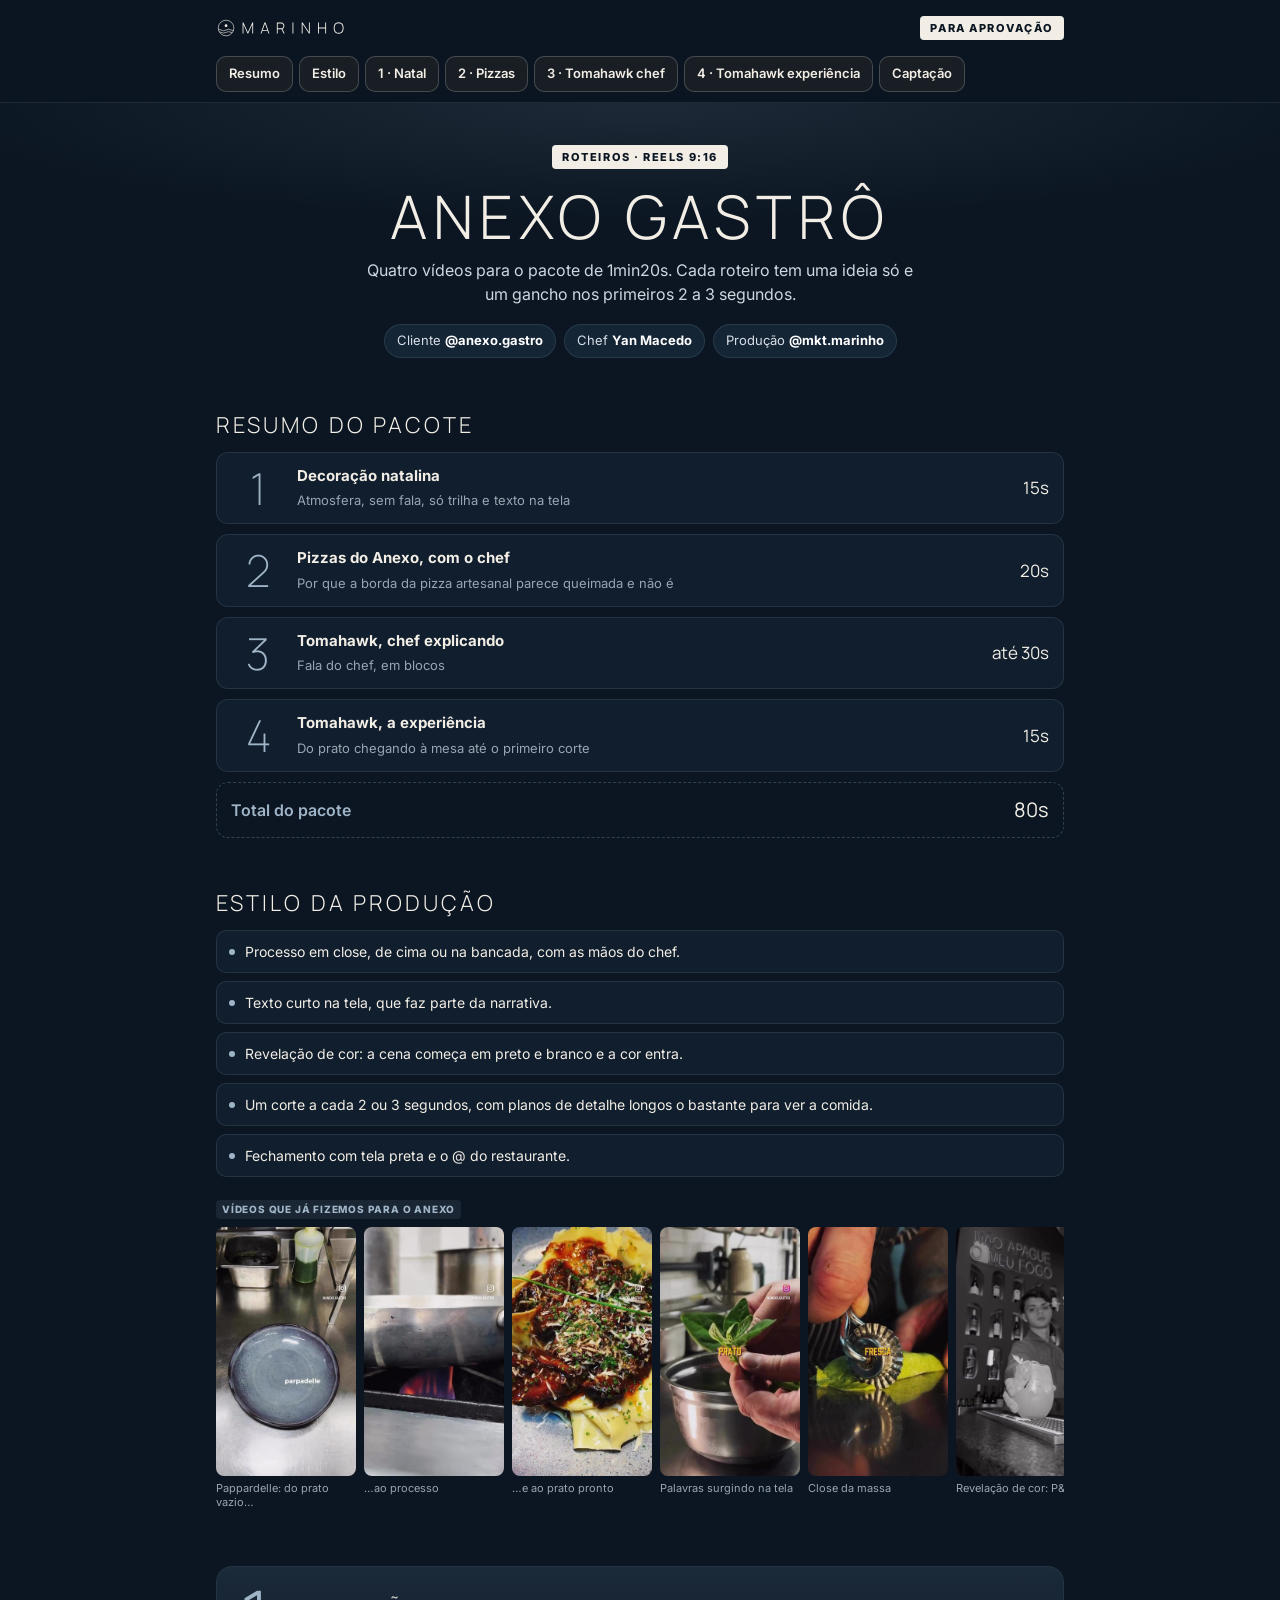
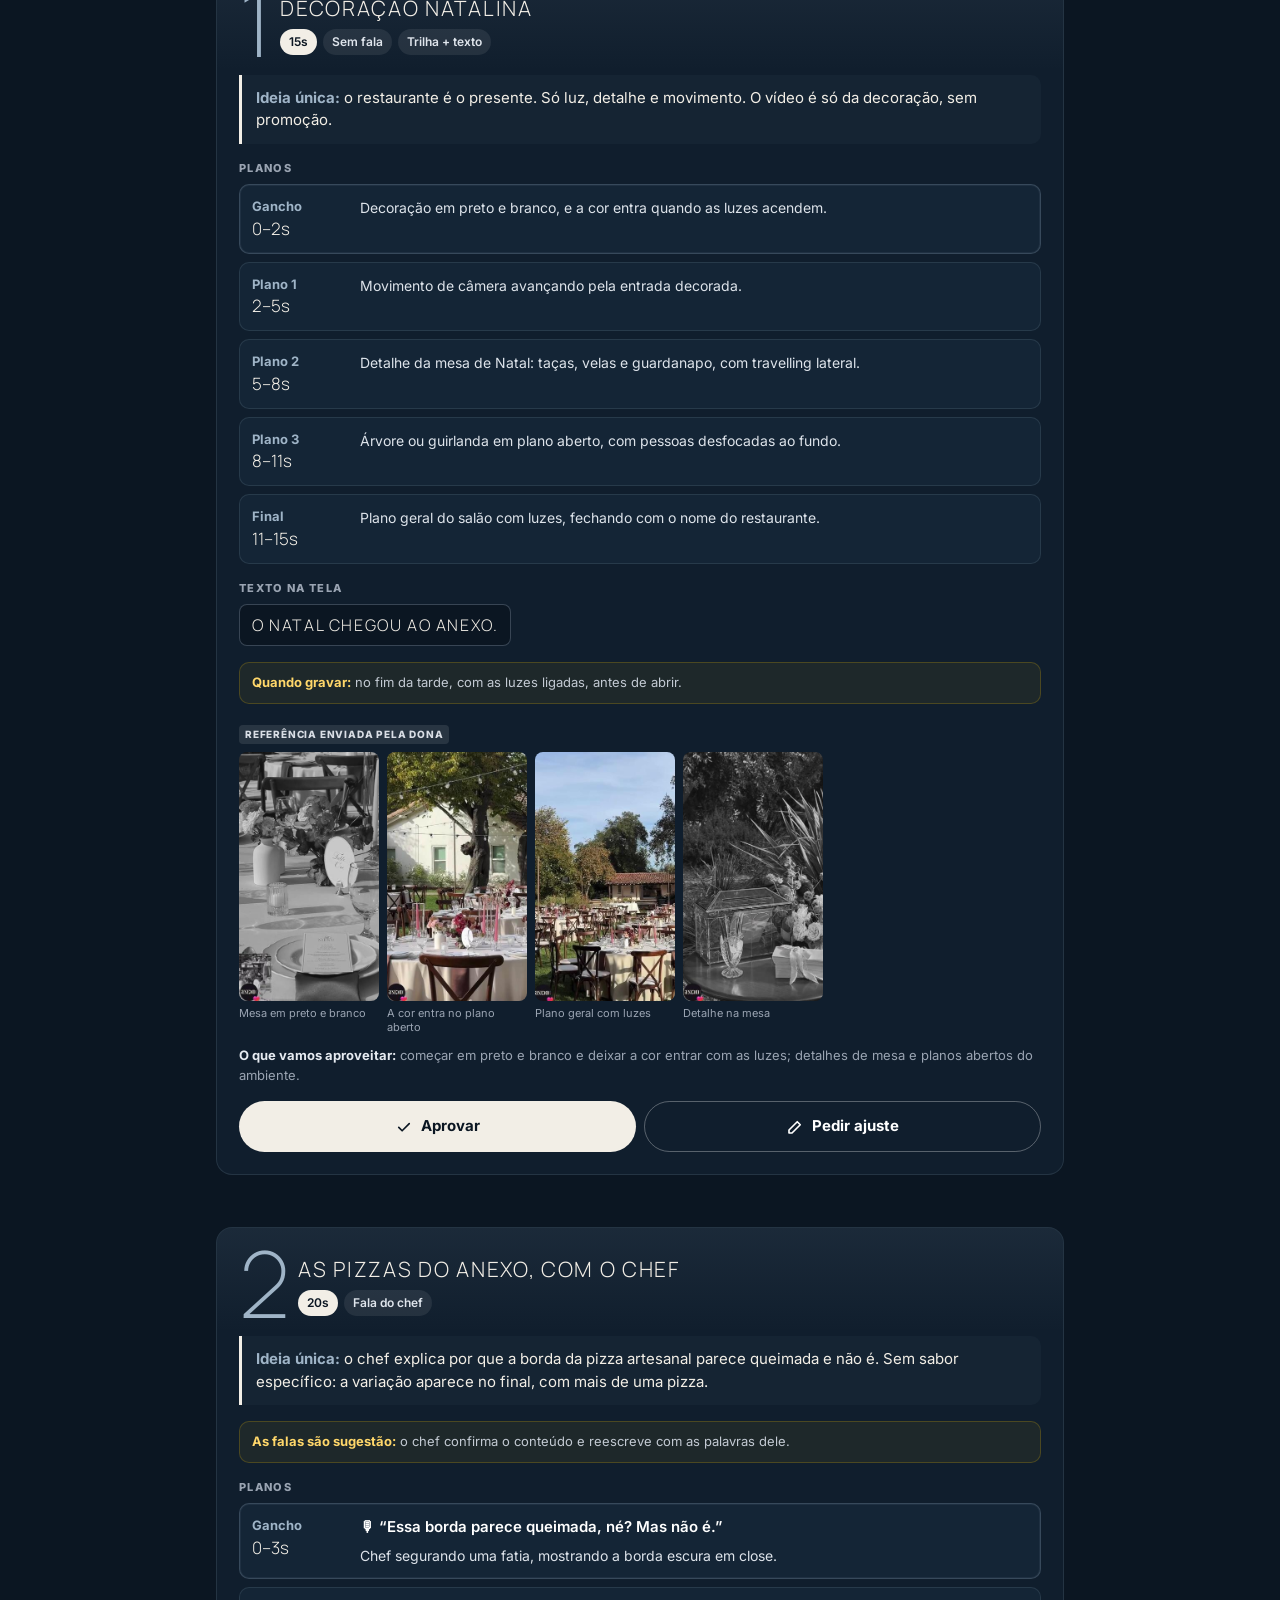
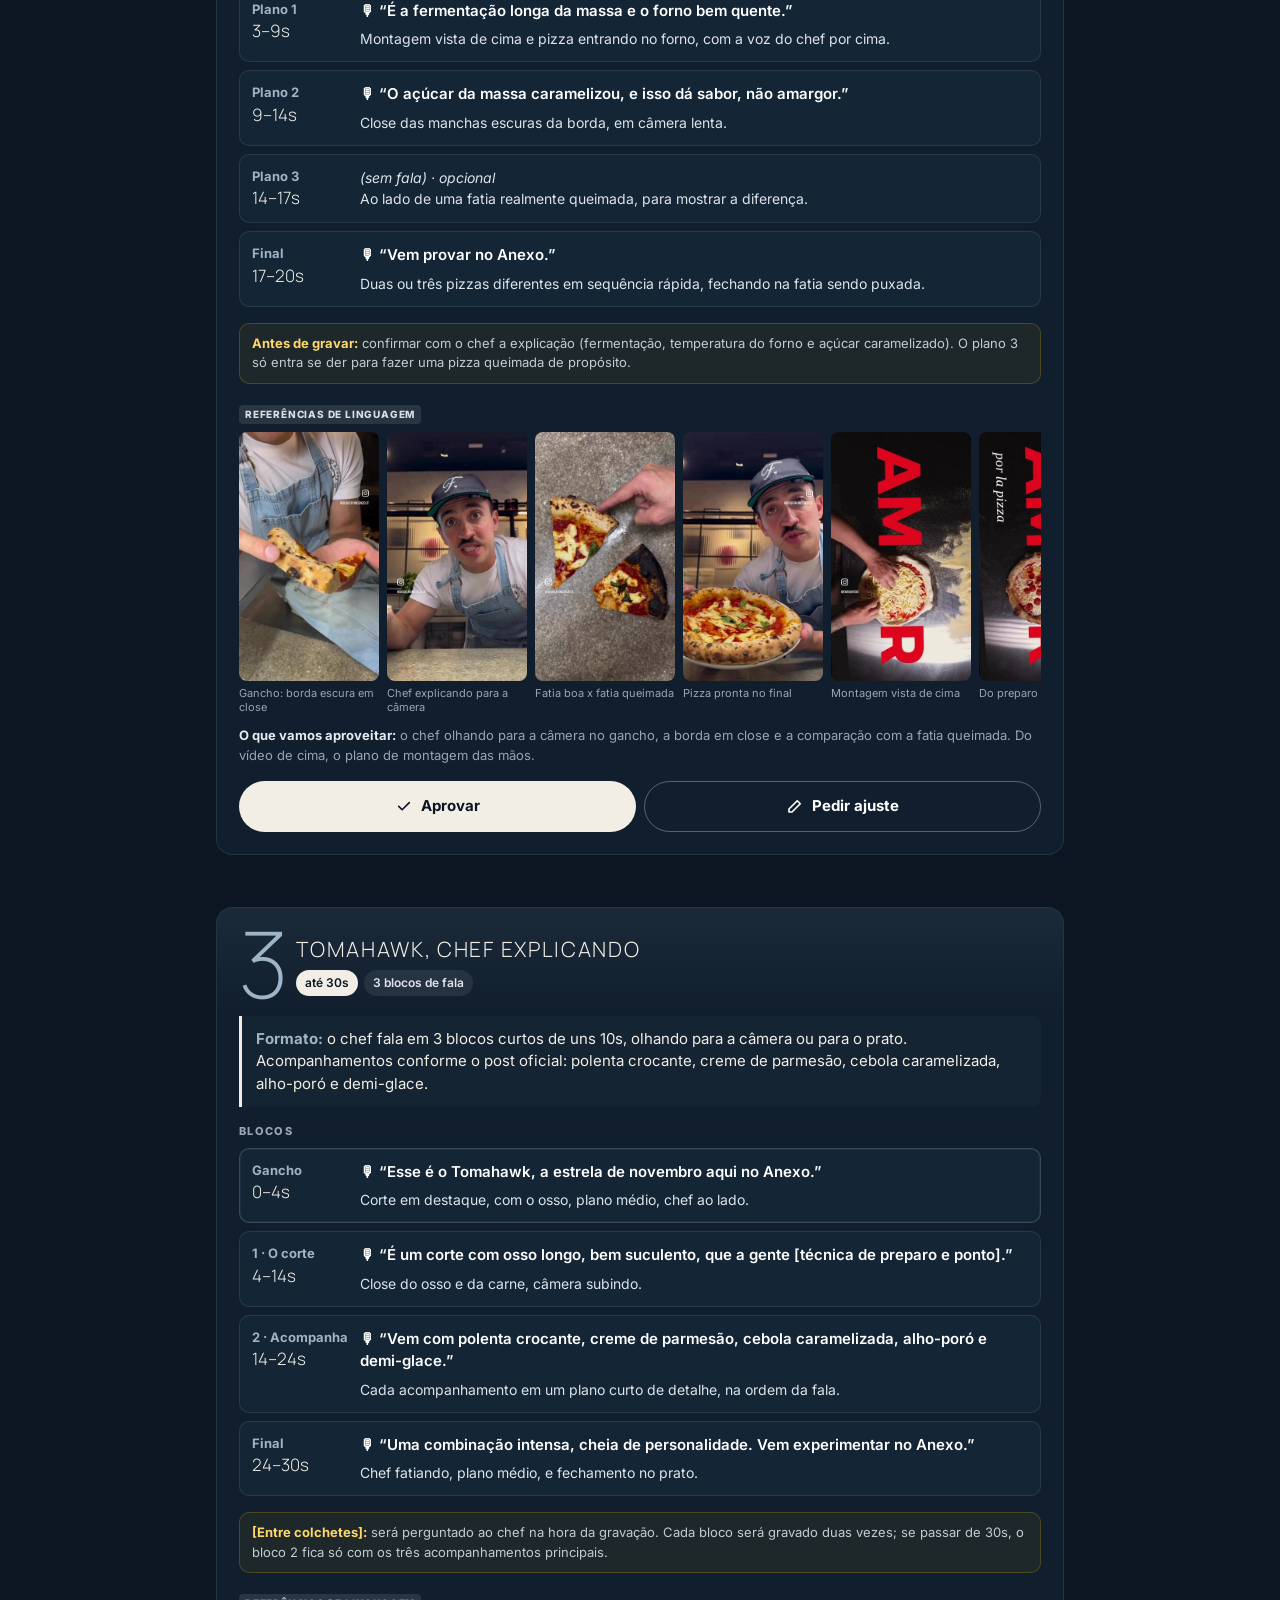
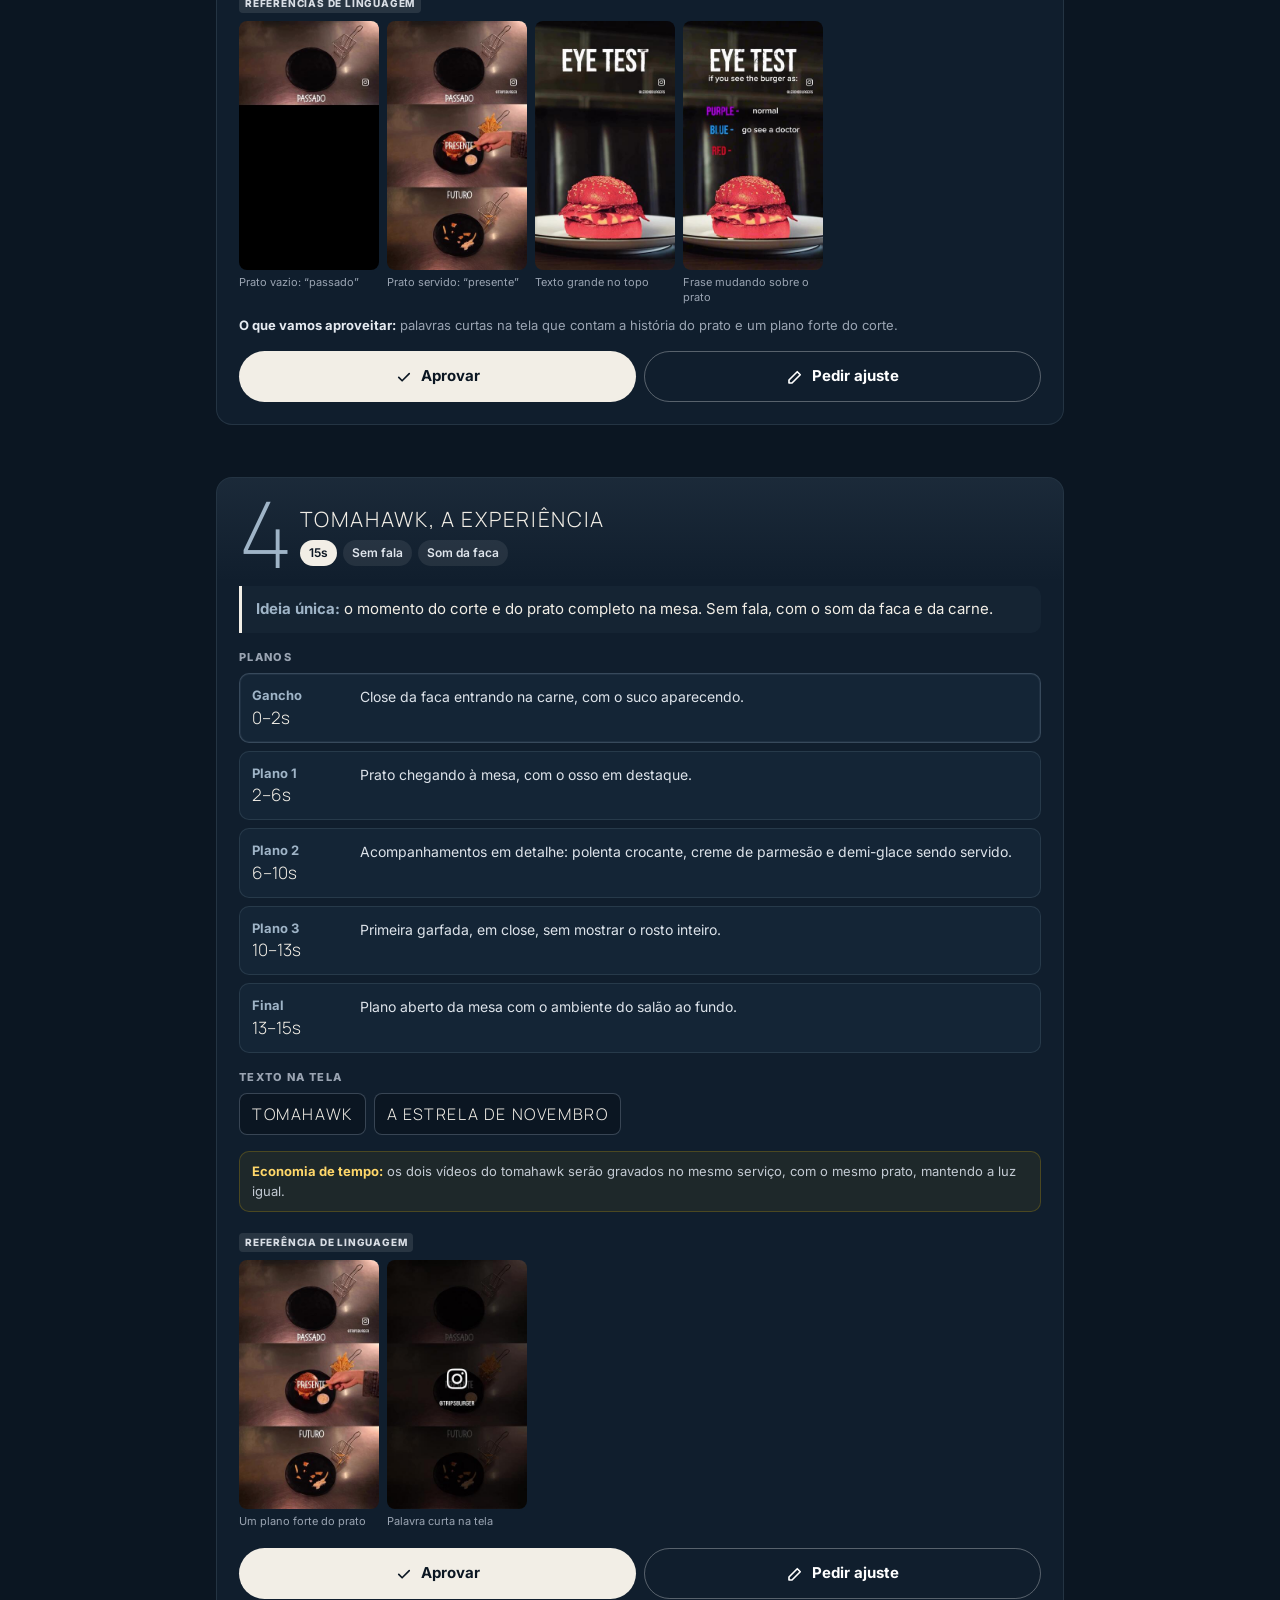
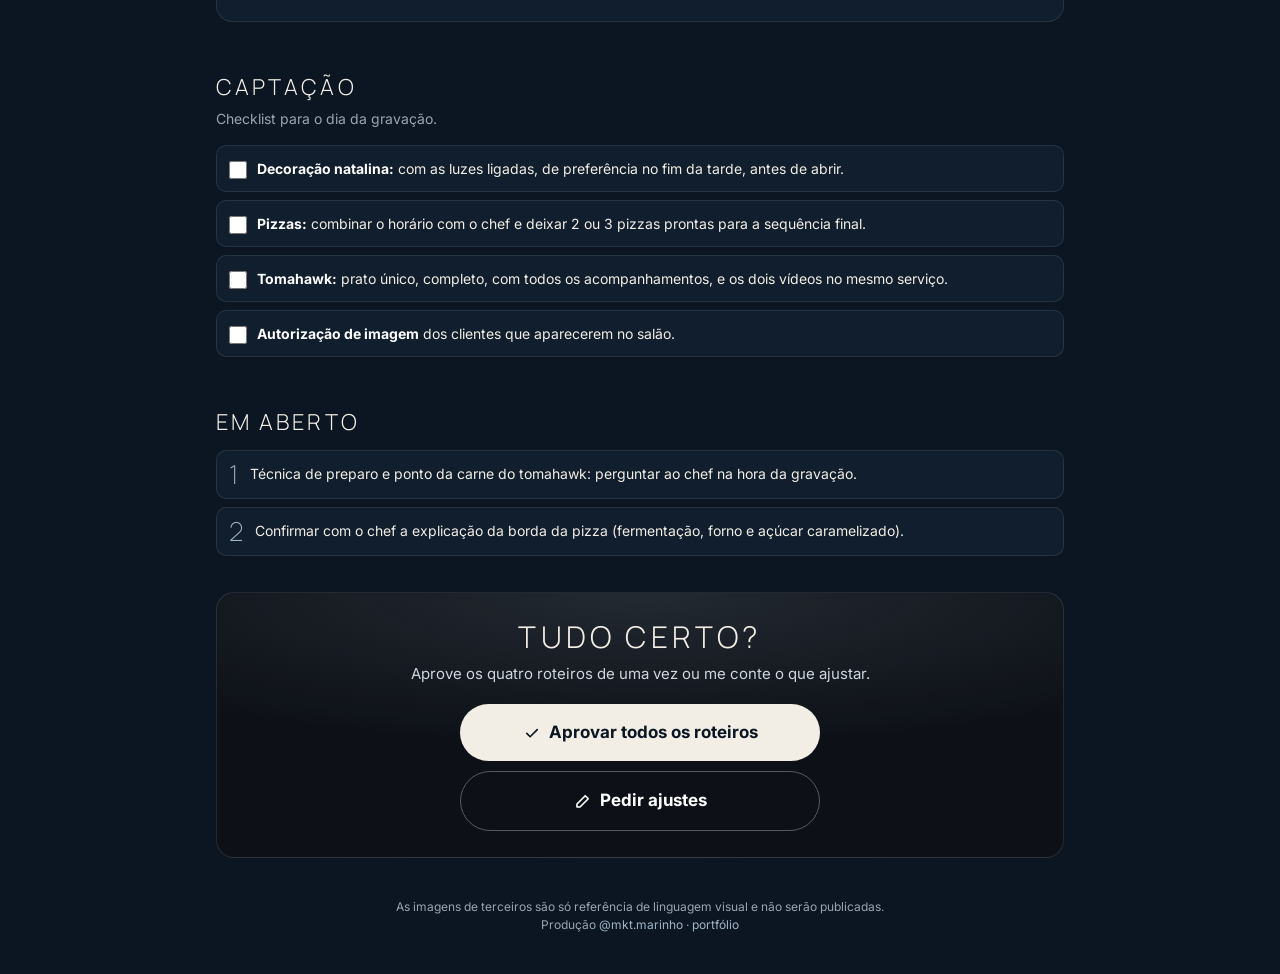
<file: roteiros/anexo-gastro/index.html>
<!DOCTYPE html>
<html lang="pt-BR">
<head>
  <meta charset="UTF-8" />
  <meta name="viewport" content="width=device-width, initial-scale=1, viewport-fit=cover" />
  <meta name="theme-color" content="#0B1622" />
  <meta name="robots" content="noindex, nofollow" />
  <title>Roteiros | Anexo Gastrô · Marinho</title>
  <link rel="icon" type="image/png" sizes="32x32" href="../../assets/brand/favicon-32.png" />
  <link rel="preconnect" href="https://fonts.googleapis.com" />
  <link rel="preconnect" href="https://fonts.gstatic.com" crossorigin />
  <link href="https://fonts.googleapis.com/css2?family=Manrope:wght@200;300;400;600&family=Inter:wght@400;500;600;700&display=swap" rel="stylesheet" />
  <style>
    :root {
      --abismo: #0B1622; --oceano: #1E4D7A; --bruma: #9FB4C7; --areia: #F2EEE6;
      --blue: var(--areia); --blue-light: var(--bruma); --blue-dark: var(--oceano);
      --bg: var(--abismo); --card: #101E2D; --card-2: #142536; --line: rgba(159,180,199,.14);
      --text: var(--areia); --muted: #9aa4b2; --ok: #2fd27a;
      --display: "Manrope", "Inter", sans-serif; --font: "Inter", system-ui, sans-serif;
    }
    * { box-sizing: border-box; margin: 0; padding: 0; }
    html { scroll-behavior: smooth; }
    body { background: var(--bg); color: var(--text); font-family: var(--font); line-height: 1.5; -webkit-font-smoothing: antialiased; }
    a { color: inherit; text-decoration: none; }
    img { display: block; max-width: 100%; }
    .wrap { max-width: 880px; margin: 0 auto; padding: 0 16px; }

    /* topo */
    .top { position: sticky; top: 0; z-index: 20; background: rgba(11,22,34,.88); backdrop-filter: blur(16px); -webkit-backdrop-filter: blur(16px); border-bottom: 1px solid var(--line); }
    .top .wrap { display: flex; align-items: center; justify-content: space-between; height: 56px; }
    .logo { display: block; line-height: 0; } .logo img { height: 20px; width: auto; }
    .chips { display: flex; gap: 6px; overflow-x: auto; scrollbar-width: none; padding: 0 16px 10px; max-width: 880px; margin: 0 auto; }
    .chips::-webkit-scrollbar { display: none; }
    .chips a { flex: none; font-size: 13px; font-weight: 600; padding: 7px 12px; border-radius: 10px; border: 1px solid rgba(255,255,255,.2); background: rgba(40,40,40,.5); }

    /* capa */
    .hero { padding: 40px 0 28px; text-align: center; background: radial-gradient(80% 60% at 50% 0%, rgba(159,180,199,0.12), transparent 70%); }
    .kicker { display: inline-block; padding: 4px 10px; border-radius: 4px; background: var(--blue); color: var(--abismo); font-size: 11px; font-weight: 800; letter-spacing: .14em; text-transform: uppercase; }
    .hero h1 { font-family: var(--display); font-weight: 300; font-size: clamp(32px, 9.6vw, 60px); letter-spacing: .1em; text-transform: uppercase; line-height: 1.05; margin: 16px 0 10px; }
    .hero p { color: #cfd6df; max-width: 560px; margin: 0 auto; }
    .meta { display: flex; flex-wrap: wrap; justify-content: center; gap: 8px; margin-top: 18px; }
    .meta span { font-size: 13px; padding: 6px 12px; border-radius: 99px; background: var(--card-2); border: 1px solid var(--line); color: #d8dee6; }
    .meta b { color: #fff; }

    section { padding: 26px 0; }
    h2 { font-family: var(--display); font-weight: 300; font-size: 22px; letter-spacing: .14em; text-transform: uppercase; line-height: 1.2; margin-bottom: 14px; }
    .sub { color: var(--muted); font-size: 14px; margin: -6px 0 16px; }

    /* resumo */
    .summary { display: grid; gap: 10px; }
    .sum { display: grid; grid-template-columns: 54px 1fr auto; align-items: center; gap: 12px; padding: 12px 14px; border-radius: 12px; background: var(--card); border: 1px solid var(--line); }
    .sum .n { font-family: var(--display); font-weight: 200; font-size: 44px; line-height: .8; color: var(--bruma); text-align: center; }
    .sum b { display: block; font-size: 15px; }
    .sum small { color: var(--muted); font-size: 13px; }
    .badge { font-family: var(--display); font-weight: 400; font-size: 17px; color: var(--areia); white-space: nowrap; }
    .total { display: flex; justify-content: space-between; align-items: center; padding: 12px 14px; border-radius: 12px; border: 1px dashed rgba(159,180,199,0.28); color: var(--blue-light); font-weight: 600; }
    .total .badge { font-size: 20px; }

    /* estilo */
    .rules { display: grid; gap: 8px; }
    .rules li { list-style: none; display: flex; gap: 10px; padding: 10px 12px; border-radius: 10px; background: var(--card); border: 1px solid var(--line); font-size: 14px; }
    .rules li::before { content: ""; flex: none; width: 6px; height: 6px; margin-top: 8px; border-radius: 50%; background: var(--bruma); }

    /* carrossel de imagens */
    .strip { display: flex; gap: 8px; overflow-x: auto; scroll-snap-type: x mandatory; scrollbar-width: none; padding-bottom: 4px; }
    .strip::-webkit-scrollbar { display: none; }
    .strip figure { flex: none; width: 118px; scroll-snap-align: start; }
    .strip img { width: 118px; aspect-ratio: 9/16; object-fit: cover; border-radius: 8px; background: #111; }
    .strip figcaption { font-size: 11px; color: var(--muted); margin-top: 5px; line-height: 1.3; }
    .tag { display: inline-block; font-size: 10px; font-weight: 800; letter-spacing: .08em; text-transform: uppercase; padding: 2px 6px; border-radius: 4px; margin-bottom: 8px; }
    .tag--ref { background: rgba(255,255,255,.1); color: #d9dee5; }
    .tag--mar { background: rgba(159,180,199,0.1); color: var(--blue-light); }
    .refnote { font-size: 13px; color: var(--muted); margin-top: 8px; }
    .refnote b { color: #e6ebf1; }

    /* vídeo */
    .video { border-radius: 16px; background: var(--card); border: 1px solid var(--line); overflow: hidden; scroll-margin-top: 110px; }
    .video + .video { margin-top: 18px; }
    .vhead { display: flex; align-items: flex-end; gap: 12px; padding: 18px 16px 14px; background: linear-gradient(180deg, rgba(159,180,199,0.08), transparent); }
    .vnum { font-family: var(--display); font-weight: 200; font-size: 92px; line-height: .72; letter-spacing: -.04em; color: var(--bruma); }
    
    .vtitle { flex: 1; }
    .vtitle h3 { font-family: var(--display); font-weight: 300; font-size: 21px; letter-spacing: .08em; text-transform: uppercase; line-height: 1.2; }
    .vtitle .pills { display: flex; flex-wrap: wrap; gap: 6px; margin-top: 8px; }
    .pill { font-size: 12px; font-weight: 600; padding: 4px 9px; border-radius: 99px; background: rgba(255,255,255,.08); color: #dfe5ec; }
    .pill--blue { background: var(--blue); color: var(--abismo); }
    .vbody { padding: 4px 16px 18px; display: grid; grid-template-columns: minmax(0, 1fr); gap: 16px; }
    .vbody > * { min-width: 0; }
    .idea { padding: 12px 14px; border-left: 3px solid var(--blue); background: rgba(159,180,199,0.04); border-radius: 0 10px 10px 0; font-size: 15px; }
    .idea b { color: var(--blue-light); }
    .label { font-size: 11px; font-weight: 800; letter-spacing: .12em; text-transform: uppercase; color: var(--muted); margin-bottom: 8px; }

    /* linha do tempo */
    .timeline { display: grid; gap: 8px; }
    .shot { display: grid; grid-template-columns: 74px 1fr; gap: 12px; padding: 12px; border-radius: 10px; background: var(--card-2); border: 1px solid var(--line); }
    .shot .when b { display: block; font-size: 13px; color: var(--blue-light); }
    .shot .when span { font-family: var(--display); font-weight: 300; font-size: 17px; line-height: 1.1; }
    .shot .what { font-size: 14px; color: #dde3ea; }
    .shot .say { display: block; margin-bottom: 6px; font-size: 15px; color: #fff; font-weight: 600; }
    .shot .say::before { content: "🎙 "; }
    .shot--hook { border-color: rgba(159,180,199,0.25); box-shadow: 0 0 0 1px rgba(159,180,199,0.08) inset; }

    .onscreen { display: flex; flex-wrap: wrap; gap: 8px; }
    .onscreen span { font-family: var(--display); font-weight: 300; font-size: 16px; letter-spacing: .1em; text-transform: uppercase; padding: 8px 12px; border-radius: 8px; background: var(--abismo); border: 1px solid rgba(159,180,199,.3); }
    .note { font-size: 13px; color: #c3cad3; padding: 10px 12px; border-radius: 10px; background: rgba(255,200,0,.06); border: 1px solid rgba(255,200,0,.2); }
    .note b { color: #ffd76a; }

    /* aprovação */
    .approve { display: grid; grid-template-columns: 1fr 1fr; gap: 8px; }
    .btn { display: flex; align-items: center; justify-content: center; gap: 8px; padding: 13px 12px; border-radius: 999px; font-weight: 700; font-size: 15px; text-align: center; transition: transform .15s; }
    .btn:active { transform: scale(.97); }
    .btn svg { width: 18px; height: 18px; flex: none; fill: none; stroke: currentColor; stroke-width: 2.2; stroke-linecap: round; stroke-linejoin: round; }
    .btn--ok { background: var(--blue); color: var(--abismo);  }
    .btn--edit { border: 1.5px solid rgba(255,255,255,.3); color: #fff; }

    /* checklist */
    .check { display: grid; gap: 8px; }
    .check label { display: flex; gap: 10px; align-items: flex-start; padding: 12px; border-radius: 10px; background: var(--card); border: 1px solid var(--line); font-size: 14px; cursor: pointer; }
    .check input { margin-top: 3px; width: 18px; height: 18px; accent-color: var(--blue); flex: none; }
    .check b { color: #fff; }
    .open { counter-reset: q; display: grid; gap: 8px; }
    .open li { list-style: none; display: flex; gap: 12px; padding: 12px; border-radius: 10px; background: var(--card); border: 1px solid var(--line); font-size: 14px; }
    .open li::before { counter-increment: q; content: counter(q); font-family: var(--display); font-weight: 200; font-size: 26px; line-height: .9; color: var(--bruma); }

    /* final */
    .final { margin: 10px 0 40px; padding: 26px 18px; border-radius: 18px; text-align: center; background: radial-gradient(120% 90% at 50% 0%, rgba(159,180,199,0.15), transparent 65%), #0d1117; border: 1px solid rgba(159,180,199,0.15); }
    .final h2 { font-size: clamp(22px, 6vw, 30px); margin-bottom: 8px; }
    .final p { color: #cfd6df; margin-bottom: 18px; font-size: 15px; }
    .final .btn { max-width: 360px; margin: 0 auto; font-size: 17px; padding: 16px 20px; }
    .final .btn + .btn { margin-top: 10px; }
    footer { text-align: center; color: var(--muted); font-size: 12px; padding: 0 16px 40px; }
    footer a { color: var(--blue-light); }

    @media (min-width: 760px) {
      .strip figure, .strip img { width: 140px; }
      .shot { grid-template-columns: 96px 1fr; }
      .vhead { padding: 22px 22px 16px; }
      .vbody { padding: 4px 22px 22px; }
    }
  </style>
</head>
<body>

  <header class="top">
    <div class="wrap">
      <a class="logo" href="../../index.html#perfis"><img src="../../assets/brand/logo-site-areia.svg" alt="Marinho" /></a>
      <span class="kicker">Para aprovação</span>
    </div>
    <nav class="chips" aria-label="Seções">
      <a href="#resumo">Resumo</a>
      <a href="#estilo">Estilo</a>
      <a href="#v1">1 · Natal</a>
      <a href="#v2">2 · Pizzas</a>
      <a href="#v3">3 · Tomahawk chef</a>
      <a href="#v4">4 · Tomahawk experiência</a>
      <a href="#captacao">Captação</a>
    </nav>
  </header>

  <div class="hero">
    <div class="wrap">
      <span class="kicker">Roteiros · Reels 9:16</span>
      <h1>Anexo Gastrô</h1>
      <p>Quatro vídeos para o pacote de 1min20s. Cada roteiro tem uma ideia só e um gancho nos primeiros 2 a 3 segundos.</p>
      <div class="meta">
        <span>Cliente <b>@anexo.gastro</b></span>
        <span>Chef <b>Yan Macedo</b></span>
        <span>Produção <b>@mkt.marinho</b></span>
      </div>
    </div>
  </div>

  <main class="wrap">

    <!-- RESUMO -->
    <section id="resumo">
      <h2>Resumo do pacote</h2>
      <div class="summary">
        <a class="sum" href="#v1"><span class="n">1</span><div><b>Decoração natalina</b><small>Atmosfera, sem fala, só trilha e texto na tela</small></div><span class="badge">15s</span></a>
        <a class="sum" href="#v2"><span class="n">2</span><div><b>Pizzas do Anexo, com o chef</b><small>Por que a borda da pizza artesanal parece queimada e não é</small></div><span class="badge">20s</span></a>
        <a class="sum" href="#v3"><span class="n">3</span><div><b>Tomahawk, chef explicando</b><small>Fala do chef, em blocos</small></div><span class="badge">até 30s</span></a>
        <a class="sum" href="#v4"><span class="n">4</span><div><b>Tomahawk, a experiência</b><small>Do prato chegando à mesa até o primeiro corte</small></div><span class="badge">15s</span></a>
        <div class="total"><span>Total do pacote</span><span class="badge">80s</span></div>
      </div>
    </section>

    <!-- ESTILO -->
    <section id="estilo">
      <h2>Estilo da produção</h2>
      <ul class="rules">
        <li>Processo em close, de cima ou na bancada, com as mãos do chef.</li>
        <li>Texto curto na tela, que faz parte da narrativa.</li>
        <li>Revelação de cor: a cena começa em preto e branco e a cor entra.</li>
        <li>Um corte a cada 2 ou 3 segundos, com planos de detalhe longos o bastante para ver a comida.</li>
        <li>Fechamento com tela preta e o @ do restaurante.</li>
      </ul>

      <div style="margin-top:18px">
        <span class="tag tag--mar">Vídeos que já fizemos para o Anexo</span>
        <div class="strip">
          <figure><img src="img/estilo_pappardelle_1_prato-vazio.jpg" alt=""><figcaption>Pappardelle: do prato vazio…</figcaption></figure>
          <figure><img src="img/estilo_pappardelle_2_processo.jpg" alt=""><figcaption>…ao processo</figcaption></figure>
          <figure><img src="img/estilo_pappardelle_3_final.jpg" alt=""><figcaption>…e ao prato pronto</figcaption></figure>
          <figure><img src="img/estilo_ravioli_1_texto-palavra.jpg" alt=""><figcaption>Palavras surgindo na tela</figcaption></figure>
          <figure><img src="img/estilo_ravioli_2_massa.jpg" alt=""><figcaption>Close da massa</figcaption></figure>
          <figure><img src="img/estilo_drink-revelacao_1_pb.jpg" alt=""><figcaption>Revelação de cor: P&amp;B…</figcaption></figure>
          <figure><img src="img/estilo_drink-revelacao_2_cor.jpg" alt=""><figcaption>…e a cor entra</figcaption></figure>
          <figure><img src="img/estilo_drink-brisa_2_preparo.jpg" alt=""><figcaption>Preparo com o neon da casa</figcaption></figure>
          <figure><img src="img/estilo_historia_1_dona-fala.jpg" alt=""><figcaption>Fala da dona para a câmera</figcaption></figure>
          <figure><img src="img/estilo_historia_2_chef-fala.jpg" alt=""><figcaption>Fala do chef, legenda palavra a palavra</figcaption></figure>
        </div>
      </div>
    </section>

    <!-- VÍDEO 1 -->
    <section>
      <article class="video" id="v1">
        <div class="vhead">
          <span class="vnum" data-n="1">1</span>
          <div class="vtitle">
            <h3>Decoração natalina</h3>
            <div class="pills"><span class="pill pill--blue">15s</span><span class="pill">Sem fala</span><span class="pill">Trilha + texto</span></div>
          </div>
        </div>
        <div class="vbody">
          <p class="idea"><b>Ideia única:</b> o restaurante é o presente. Só luz, detalhe e movimento. O vídeo é só da decoração, sem promoção.</p>

          <div>
            <p class="label">Planos</p>
            <div class="timeline">
              <div class="shot shot--hook"><div class="when"><b>Gancho</b><span>0–2s</span></div><p class="what">Decoração em preto e branco, e a cor entra quando as luzes acendem.</p></div>
              <div class="shot"><div class="when"><b>Plano 1</b><span>2–5s</span></div><p class="what">Movimento de câmera avançando pela entrada decorada.</p></div>
              <div class="shot"><div class="when"><b>Plano 2</b><span>5–8s</span></div><p class="what">Detalhe da mesa de Natal: taças, velas e guardanapo, com travelling lateral.</p></div>
              <div class="shot"><div class="when"><b>Plano 3</b><span>8–11s</span></div><p class="what">Árvore ou guirlanda em plano aberto, com pessoas desfocadas ao fundo.</p></div>
              <div class="shot"><div class="when"><b>Final</b><span>11–15s</span></div><p class="what">Plano geral do salão com luzes, fechando com o nome do restaurante.</p></div>
            </div>
          </div>

          <div><p class="label">Texto na tela</p><div class="onscreen"><span>O Natal chegou ao Anexo.</span></div></div>
          <p class="note"><b>Quando gravar:</b> no fim da tarde, com as luzes ligadas, antes de abrir.</p>

          <div>
            <span class="tag tag--ref">Referência enviada pela dona</span>
            <div class="strip">
              <figure><img src="img/natal-ref_1_mesa-pb.jpg" alt=""><figcaption>Mesa em preto e branco</figcaption></figure>
              <figure><img src="img/natal-ref_2_cor-entra.jpg" alt=""><figcaption>A cor entra no plano aberto</figcaption></figure>
              <figure><img src="img/natal-ref_3_plano-aberto.jpg" alt=""><figcaption>Plano geral com luzes</figcaption></figure>
              <figure><img src="img/natal-ref_4_detalhe-cardapio.jpg" alt=""><figcaption>Detalhe na mesa</figcaption></figure>
            </div>
            <p class="refnote"><b>O que vamos aproveitar:</b> começar em preto e branco e deixar a cor entrar com as luzes; detalhes de mesa e planos abertos do ambiente.</p>
          </div>

          <div class="approve" data-video="Vídeo 1 (Decoração natalina)"></div>
        </div>
      </article>
    </section>

    <!-- VÍDEO 2 -->
    <section>
      <article class="video" id="v2">
        <div class="vhead">
          <span class="vnum" data-n="2">2</span>
          <div class="vtitle">
            <h3>As pizzas do Anexo, com o chef</h3>
            <div class="pills"><span class="pill pill--blue">20s</span><span class="pill">Fala do chef</span></div>
          </div>
        </div>
        <div class="vbody">
          <p class="idea"><b>Ideia única:</b> o chef explica por que a borda da pizza artesanal parece queimada e não é. Sem sabor específico: a variação aparece no final, com mais de uma pizza.</p>
          <p class="note"><b>As falas são sugestão:</b> o chef confirma o conteúdo e reescreve com as palavras dele.</p>

          <div>
            <p class="label">Planos</p>
            <div class="timeline">
              <div class="shot shot--hook"><div class="when"><b>Gancho</b><span>0–3s</span></div><p class="what"><span class="say">“Essa borda parece queimada, né? Mas não é.”</span>Chef segurando uma fatia, mostrando a borda escura em close.</p></div>
              <div class="shot"><div class="when"><b>Plano 1</b><span>3–9s</span></div><p class="what"><span class="say">“É a fermentação longa da massa e o forno bem quente.”</span>Montagem vista de cima e pizza entrando no forno, com a voz do chef por cima.</p></div>
              <div class="shot"><div class="when"><b>Plano 2</b><span>9–14s</span></div><p class="what"><span class="say">“O açúcar da massa caramelizou, e isso dá sabor, não amargor.”</span>Close das manchas escuras da borda, em câmera lenta.</p></div>
              <div class="shot"><div class="when"><b>Plano 3</b><span>14–17s</span></div><p class="what"><em>(sem fala) · opcional</em><br>Ao lado de uma fatia realmente queimada, para mostrar a diferença.</p></div>
              <div class="shot"><div class="when"><b>Final</b><span>17–20s</span></div><p class="what"><span class="say">“Vem provar no Anexo.”</span>Duas ou três pizzas diferentes em sequência rápida, fechando na fatia sendo puxada.</p></div>
            </div>
          </div>

          <p class="note"><b>Antes de gravar:</b> confirmar com o chef a explicação (fermentação, temperatura do forno e açúcar caramelizado). O plano 3 só entra se der para fazer uma pizza queimada de propósito.</p>

          <div>
            <span class="tag tag--ref">Referências de linguagem</span>
            <div class="strip">
              <figure><img src="img/pizza-chef_1_borda-na-mao.jpg" alt=""><figcaption>Gancho: borda escura em close</figcaption></figure>
              <figure><img src="img/pizza-chef_2_olhando-camera.jpg" alt=""><figcaption>Chef explicando para a câmera</figcaption></figure>
              <figure><img src="img/pizza-chef_4_comparacao-queimada.jpg" alt=""><figcaption>Fatia boa x fatia queimada</figcaption></figure>
              <figure><img src="img/pizza-chef_3_forno.jpg" alt=""><figcaption>Pizza pronta no final</figcaption></figure>
              <figure><img src="img/pizza-cima_3_montagem.jpg" alt=""><figcaption>Montagem vista de cima</figcaption></figure>
              <figure><img src="img/pizza-cima_4_pronta.jpg" alt=""><figcaption>Do preparo ao resultado</figcaption></figure>
            </div>
            <p class="refnote"><b>O que vamos aproveitar:</b> o chef olhando para a câmera no gancho, a borda em close e a comparação com a fatia queimada. Do vídeo de cima, o plano de montagem das mãos.</p>
          </div>

          <div class="approve" data-video="Vídeo 2 (Pizzas com o chef)"></div>
        </div>
      </article>
    </section>

    <!-- VÍDEO 3 -->
    <section>
      <article class="video" id="v3">
        <div class="vhead">
          <span class="vnum" data-n="3">3</span>
          <div class="vtitle">
            <h3>Tomahawk, chef explicando</h3>
            <div class="pills"><span class="pill pill--blue">até 30s</span><span class="pill">3 blocos de fala</span></div>
          </div>
        </div>
        <div class="vbody">
          <p class="idea"><b>Formato:</b> o chef fala em 3 blocos curtos de uns 10s, olhando para a câmera ou para o prato. Acompanhamentos conforme o post oficial: polenta crocante, creme de parmesão, cebola caramelizada, alho-poró e demi-glace.</p>

          <div>
            <p class="label">Blocos</p>
            <div class="timeline">
              <div class="shot shot--hook"><div class="when"><b>Gancho</b><span>0–4s</span></div><p class="what"><span class="say">“Esse é o Tomahawk, a estrela de novembro aqui no Anexo.”</span>Corte em destaque, com o osso, plano médio, chef ao lado.</p></div>
              <div class="shot"><div class="when"><b>1 · O corte</b><span>4–14s</span></div><p class="what"><span class="say">“É um corte com osso longo, bem suculento, que a gente [técnica de preparo e ponto].”</span>Close do osso e da carne, câmera subindo.</p></div>
              <div class="shot"><div class="when"><b>2 · Acompanha</b><span>14–24s</span></div><p class="what"><span class="say">“Vem com polenta crocante, creme de parmesão, cebola caramelizada, alho-poró e demi-glace.”</span>Cada acompanhamento em um plano curto de detalhe, na ordem da fala.</p></div>
              <div class="shot"><div class="when"><b>Final</b><span>24–30s</span></div><p class="what"><span class="say">“Uma combinação intensa, cheia de personalidade. Vem experimentar no Anexo.”</span>Chef fatiando, plano médio, e fechamento no prato.</p></div>
            </div>
          </div>

          <p class="note"><b>[Entre colchetes]:</b> será perguntado ao chef na hora da gravação. Cada bloco será gravado duas vezes; se passar de 30s, o bloco 2 fica só com os três acompanhamentos principais.</p>

          <div>
            <span class="tag tag--ref">Referências de linguagem</span>
            <div class="strip">
              <figure><img src="img/prato-passado-presente-futuro_1_prato-vazio.jpg" alt=""><figcaption>Prato vazio: “passado”</figcaption></figure>
              <figure><img src="img/prato-passado-presente-futuro_2_presente.jpg" alt=""><figcaption>Prato servido: “presente”</figcaption></figure>
              <figure><img src="img/prato-burger-texto_1_gancho-texto.jpg" alt=""><figcaption>Texto grande no topo</figcaption></figure>
              <figure><img src="img/prato-burger-texto_3_texto-final.jpg" alt=""><figcaption>Frase mudando sobre o prato</figcaption></figure>
            </div>
            <p class="refnote"><b>O que vamos aproveitar:</b> palavras curtas na tela que contam a história do prato e um plano forte do corte.</p>
          </div>

          <div class="approve" data-video="Vídeo 3 (Tomahawk, chef explicando)"></div>
        </div>
      </article>
    </section>

    <!-- VÍDEO 4 -->
    <section>
      <article class="video" id="v4">
        <div class="vhead">
          <span class="vnum" data-n="4">4</span>
          <div class="vtitle">
            <h3>Tomahawk, a experiência</h3>
            <div class="pills"><span class="pill pill--blue">15s</span><span class="pill">Sem fala</span><span class="pill">Som da faca</span></div>
          </div>
        </div>
        <div class="vbody">
          <p class="idea"><b>Ideia única:</b> o momento do corte e do prato completo na mesa. Sem fala, com o som da faca e da carne.</p>

          <div>
            <p class="label">Planos</p>
            <div class="timeline">
              <div class="shot shot--hook"><div class="when"><b>Gancho</b><span>0–2s</span></div><p class="what">Close da faca entrando na carne, com o suco aparecendo.</p></div>
              <div class="shot"><div class="when"><b>Plano 1</b><span>2–6s</span></div><p class="what">Prato chegando à mesa, com o osso em destaque.</p></div>
              <div class="shot"><div class="when"><b>Plano 2</b><span>6–10s</span></div><p class="what">Acompanhamentos em detalhe: polenta crocante, creme de parmesão e demi-glace sendo servido.</p></div>
              <div class="shot"><div class="when"><b>Plano 3</b><span>10–13s</span></div><p class="what">Primeira garfada, em close, sem mostrar o rosto inteiro.</p></div>
              <div class="shot"><div class="when"><b>Final</b><span>13–15s</span></div><p class="what">Plano aberto da mesa com o ambiente do salão ao fundo.</p></div>
            </div>
          </div>

          <div><p class="label">Texto na tela</p><div class="onscreen"><span>Tomahawk</span><span>A estrela de novembro</span></div></div>
          <p class="note"><b>Economia de tempo:</b> os dois vídeos do tomahawk serão gravados no mesmo serviço, com o mesmo prato, mantendo a luz igual.</p>

          <div>
            <span class="tag tag--ref">Referência de linguagem</span>
            <div class="strip">
              <figure><img src="img/prato-passado-presente-futuro_2_presente.jpg" alt=""><figcaption>Um plano forte do prato</figcaption></figure>
              <figure><img src="img/prato-passado-presente-futuro_3_futuro.jpg" alt=""><figcaption>Palavra curta na tela</figcaption></figure>
            </div>
          </div>

          <div class="approve" data-video="Vídeo 4 (Tomahawk, a experiência)"></div>
        </div>
      </article>
    </section>

    <!-- CAPTAÇÃO -->
    <section id="captacao">
      <h2>Captação</h2>
      <p class="sub">Checklist para o dia da gravação.</p>
      <div class="check">
        <label><input type="checkbox"><span><b>Decoração natalina:</b> com as luzes ligadas, de preferência no fim da tarde, antes de abrir.</span></label>
        <label><input type="checkbox"><span><b>Pizzas:</b> combinar o horário com o chef e deixar 2 ou 3 pizzas prontas para a sequência final.</span></label>
        <label><input type="checkbox"><span><b>Tomahawk:</b> prato único, completo, com todos os acompanhamentos, e os dois vídeos no mesmo serviço.</span></label>
        <label><input type="checkbox"><span><b>Autorização de imagem</b> dos clientes que aparecerem no salão.</span></label>
      </div>
    </section>

    <section>
      <h2>Em aberto</h2>
      <ol class="open">
        <li>Técnica de preparo e ponto da carne do tomahawk: perguntar ao chef na hora da gravação.</li>
        <li>Confirmar com o chef a explicação da borda da pizza (fermentação, forno e açúcar caramelizado).</li>
      </ol>
    </section>

    <div class="final">
      <h2>Tudo certo?</h2>
      <p>Aprove os quatro roteiros de uma vez ou me conte o que ajustar.</p>
      <a class="btn btn--ok" data-msg="Oi, Marinho! Aprovo os 4 roteiros do Anexo Gastrô. Pode seguir com a gravação. ✅" target="_blank" rel="noopener">
        <svg viewBox="0 0 24 24"><path d="M5 12.5l4.5 4.5L19 7.5"/></svg>Aprovar todos os roteiros
      </a>
      <a class="btn btn--edit" data-msg="Oi, Marinho! Li os roteiros do Anexo Gastrô e quero ajustar: " target="_blank" rel="noopener">
        <svg viewBox="0 0 24 24"><path d="M4 20h4L19 9l-4-4L4 16z"/></svg>Pedir ajustes
      </a>
    </div>
  </main>

  <footer>
    As imagens de terceiros são só referência de linguagem visual e não serão publicadas.<br>
    Produção <a href="https://www.instagram.com/mkt.marinho/" target="_blank" rel="noopener">@mkt.marinho</a> · <a href="../../index.html#perfis">portfólio</a>
  </footer>

  <script>
    (function () {
      var WA = "5522997032238";
      var link = function (msg) { return "https://wa.me/" + WA + "?text=" + encodeURIComponent(msg); };
      var ok = '<svg viewBox="0 0 24 24"><path d="M5 12.5l4.5 4.5L19 7.5"/></svg>';
      var edit = '<svg viewBox="0 0 24 24"><path d="M4 20h4L19 9l-4-4L4 16z"/></svg>';
      document.querySelectorAll(".approve").forEach(function (el) {
        var v = el.getAttribute("data-video");
        el.innerHTML =
          '<a class="btn btn--ok" target="_blank" rel="noopener" href="' + link("Oi, Marinho! Aprovo o " + v + " do Anexo Gastrô. ✅") + '">' + ok + "Aprovar</a>" +
          '<a class="btn btn--edit" target="_blank" rel="noopener" href="' + link("Oi, Marinho! No " + v + " do Anexo Gastrô, quero ajustar: ") + '">' + edit + "Pedir ajuste</a>";
      });
      document.querySelectorAll(".final [data-msg]").forEach(function (a) { a.href = link(a.getAttribute("data-msg")); });
    })();
  </script>
</body>
</html>
</file>
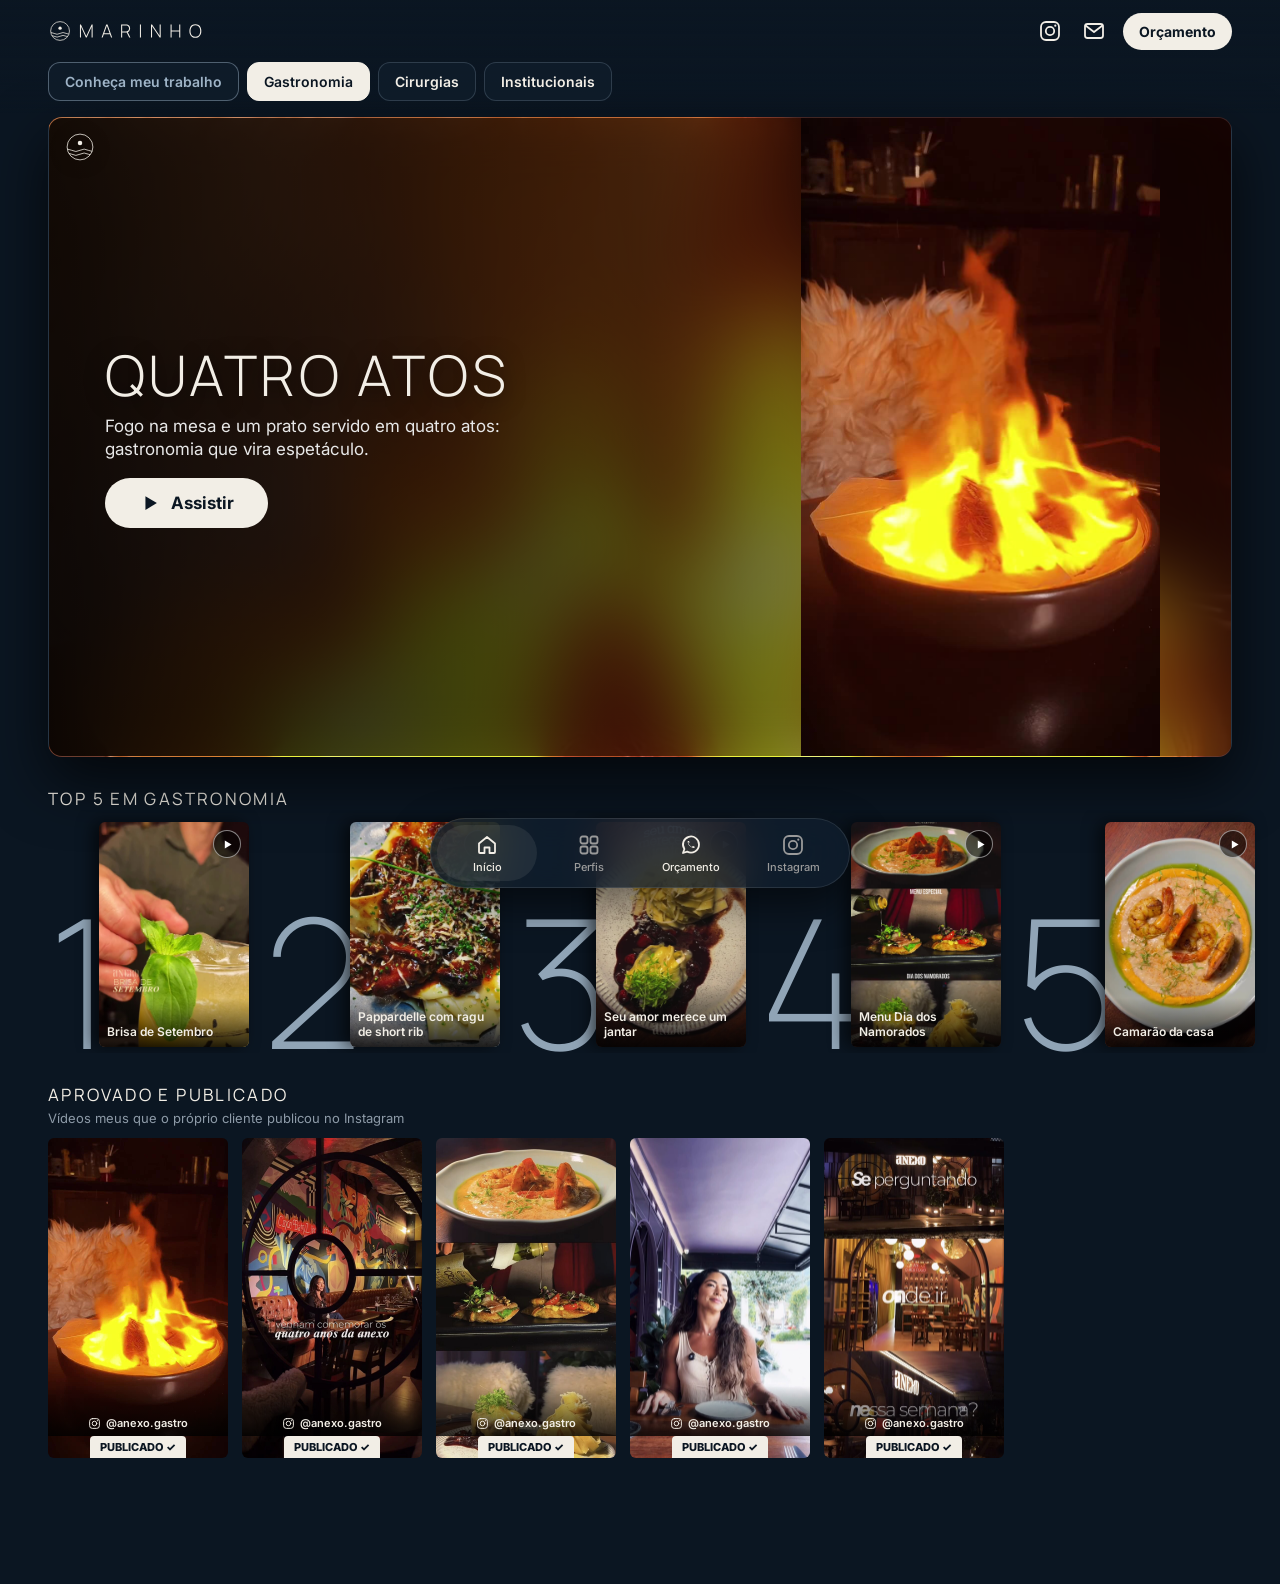
<file: perfil.html>
<!DOCTYPE html>
<html lang="pt-BR">
<head>
  <meta charset="UTF-8" />
  <meta name="viewport" content="width=device-width, initial-scale=1, viewport-fit=cover" />
  <meta name="theme-color" content="#0B1622" />
  <title>Marinho | Portfólio</title>
  <meta name="description" content="Portfólio de Marinho: captação e edição de vídeos." />

  <link rel="icon" type="image/png" sizes="32x32" href="assets/brand/favicon-32.png" />
  <link rel="apple-touch-icon" href="assets/brand/apple-touch-icon.png" />

  <!-- Prévia ao compartilhar o link (WhatsApp, Instagram, etc.) -->
  <meta property="og:type" content="website" />
  <meta property="og:site_name" content="Marinho" />
  <meta property="og:title" content="Marinho | Portfólio" />
  <meta property="og:description" content="Portfólio de Marinho: captação e edição de vídeos." />
  <meta property="og:url" content="https://dev-marinho.github.io/Marinhoflix/perfil.html" />
  <meta property="og:image" content="https://dev-marinho.github.io/Marinhoflix/assets/brand/compartilhar.jpg" />
  <meta property="og:image:width" content="1200" />
  <meta property="og:image:height" content="630" />
  <meta name="twitter:card" content="summary_large_image" />

  <link rel="preconnect" href="https://fonts.googleapis.com" />
  <link rel="preconnect" href="https://fonts.gstatic.com" crossorigin />
  <link href="https://fonts.googleapis.com/css2?family=Manrope:wght@200;300;400;600&family=Inter:wght@400;500;600;700&display=swap" rel="stylesheet" />
  <link rel="stylesheet" href="css/style.css?v=202611241611" />
  <link rel="stylesheet" href="css/perfil.css?v=202611241611" />
</head>
<body class="page">

  <!-- ============ TOPO ============ -->
  <header class="topbar" id="topbar">
    <div class="topbar__row">
      <a class="topbar__logo" href="index.html#perfis" aria-label="Marinho: voltar para os perfis"><img src="assets/brand/logo-site-areia.svg" alt="Marinho" /></a>

      <div class="topbar__actions">
        <a class="icon-btn" id="btn-instagram" data-instagram target="_blank" rel="noopener" aria-label="Instagram">
          <svg viewBox="0 0 24 24"><rect x="3" y="3" width="18" height="18" rx="5"/><circle cx="12" cy="12" r="4.2"/><circle cx="17.3" cy="6.7" r="1.1" class="fill"/></svg>
        </a>
        <button class="icon-btn" id="btn-email" type="button" aria-label="Copiar e-mail">
          <svg viewBox="0 0 24 24"><rect x="3" y="5" width="18" height="14" rx="2.5"/><path d="M3.5 6.5 12 13l8.5-6.5"/></svg>
        </button>
        <a class="btn-quote" id="btn-orcamento" data-quote target="_blank" rel="noopener">Orçamento</a>
      </div>
    </div>

    <nav class="chips" id="chips" aria-label="Áreas"></nav>
  </header>

  <main class="content" id="content">
    <!-- ============ DESTAQUE ============ -->
    <section class="hero" id="hero">
      <div class="hero__card">
        <video class="hero__video" id="hero-video" muted loop playsinline autoplay preload="auto"></video>
        <div class="hero__shade"></div>
        <span class="hero__badge" id="hero-badge" aria-hidden="true"></span>
        <div class="hero__info">
          <h1 class="hero__title" id="hero-title"></h1>
          <p class="hero__desc" id="hero-desc"></p>
          <button class="btn-play" id="hero-play" type="button">
            <svg viewBox="0 0 24 24"><path d="M7 4.5v15l12.5-7.5z"/></svg>
            Assistir
          </button>
        </div>
      </div>
    </section>

    <!-- ============ TOP 5 ============ -->
    <section class="row">
      <h2 class="row__title" id="top5-title"></h2>
      <div class="row__track row__track--top" id="top5"></div>
    </section>

    <!-- ============ APROVADO E PUBLICADO ============ -->
    <section class="row">
      <h2 class="row__title">Aprovado e publicado</h2>
      <p class="row__sub">Vídeos meus que o próprio cliente publicou no Instagram</p>
      <div class="row__track" id="aprovados"></div>
    </section>
  </main>

  <!-- ============ BARRA FLUTUANTE ============ -->
  <nav class="dock" aria-label="Navegação">
    <button class="dock__item is-active" id="dock-home" type="button">
      <svg viewBox="0 0 24 24"><path d="M4 10.5 12 4l8 6.5V19a1 1 0 0 1-1 1h-4.5v-5.5h-5V20H5a1 1 0 0 1-1-1z"/></svg>
      <span>Início</span>
    </button>
    <a class="dock__item" href="index.html#perfis">
      <svg viewBox="0 0 24 24"><rect x="3.5" y="3.5" width="7" height="7" rx="2"/><rect x="13.5" y="3.5" width="7" height="7" rx="2"/><rect x="3.5" y="13.5" width="7" height="7" rx="2"/><rect x="13.5" y="13.5" width="7" height="7" rx="2"/></svg>
      <span>Perfis</span>
    </a>
    <a class="dock__item dock__item--accent" id="dock-orcamento" data-quote target="_blank" rel="noopener">
      <svg viewBox="0 0 24 24"><path d="M20 11.6a8 8 0 0 1-11.8 7L4 20l1.4-4A8 8 0 1 1 20 11.6z"/><path d="M9.2 9.3c.3 1.9 1.6 3.6 3.6 4.6l1.1-1 1.6.7v1.3c-3.6.4-7.2-3.2-6.8-6.8h1.3l.7 1.6z" class="fill"/></svg>
      <span>Orçamento</span>
    </a>
    <a class="dock__item" id="dock-instagram" data-instagram target="_blank" rel="noopener">
      <svg viewBox="0 0 24 24"><rect x="3" y="3" width="18" height="18" rx="5"/><circle cx="12" cy="12" r="4.2"/><circle cx="17.3" cy="6.7" r="1.1" class="fill"/></svg>
      <span>Instagram</span>
    </a>
  </nav>

  <!-- ============ PLAYER EM TELA CHEIA ============ -->
  <div class="player" id="player" aria-hidden="true" role="dialog" aria-label="Player de vídeo">
    <video class="player__video" id="player-video" playsinline controls preload="auto"></video>
    <button class="player__close" id="player-close" type="button" aria-label="Fechar">
      <svg viewBox="0 0 24 24"><path d="M6 6l12 12M18 6 6 18"/></svg>
    </button>
    <p class="player__title" id="player-title"></p>
  </div>

  <div class="toast" id="toast" role="status" aria-live="polite"></div>

  <script src="js/data.js?v=202611241611"></script>
  <script src="js/common.js?v=202611241611"></script>
  <script src="js/perfil.js?v=202611241611"></script>
</body>
</html>
</file>
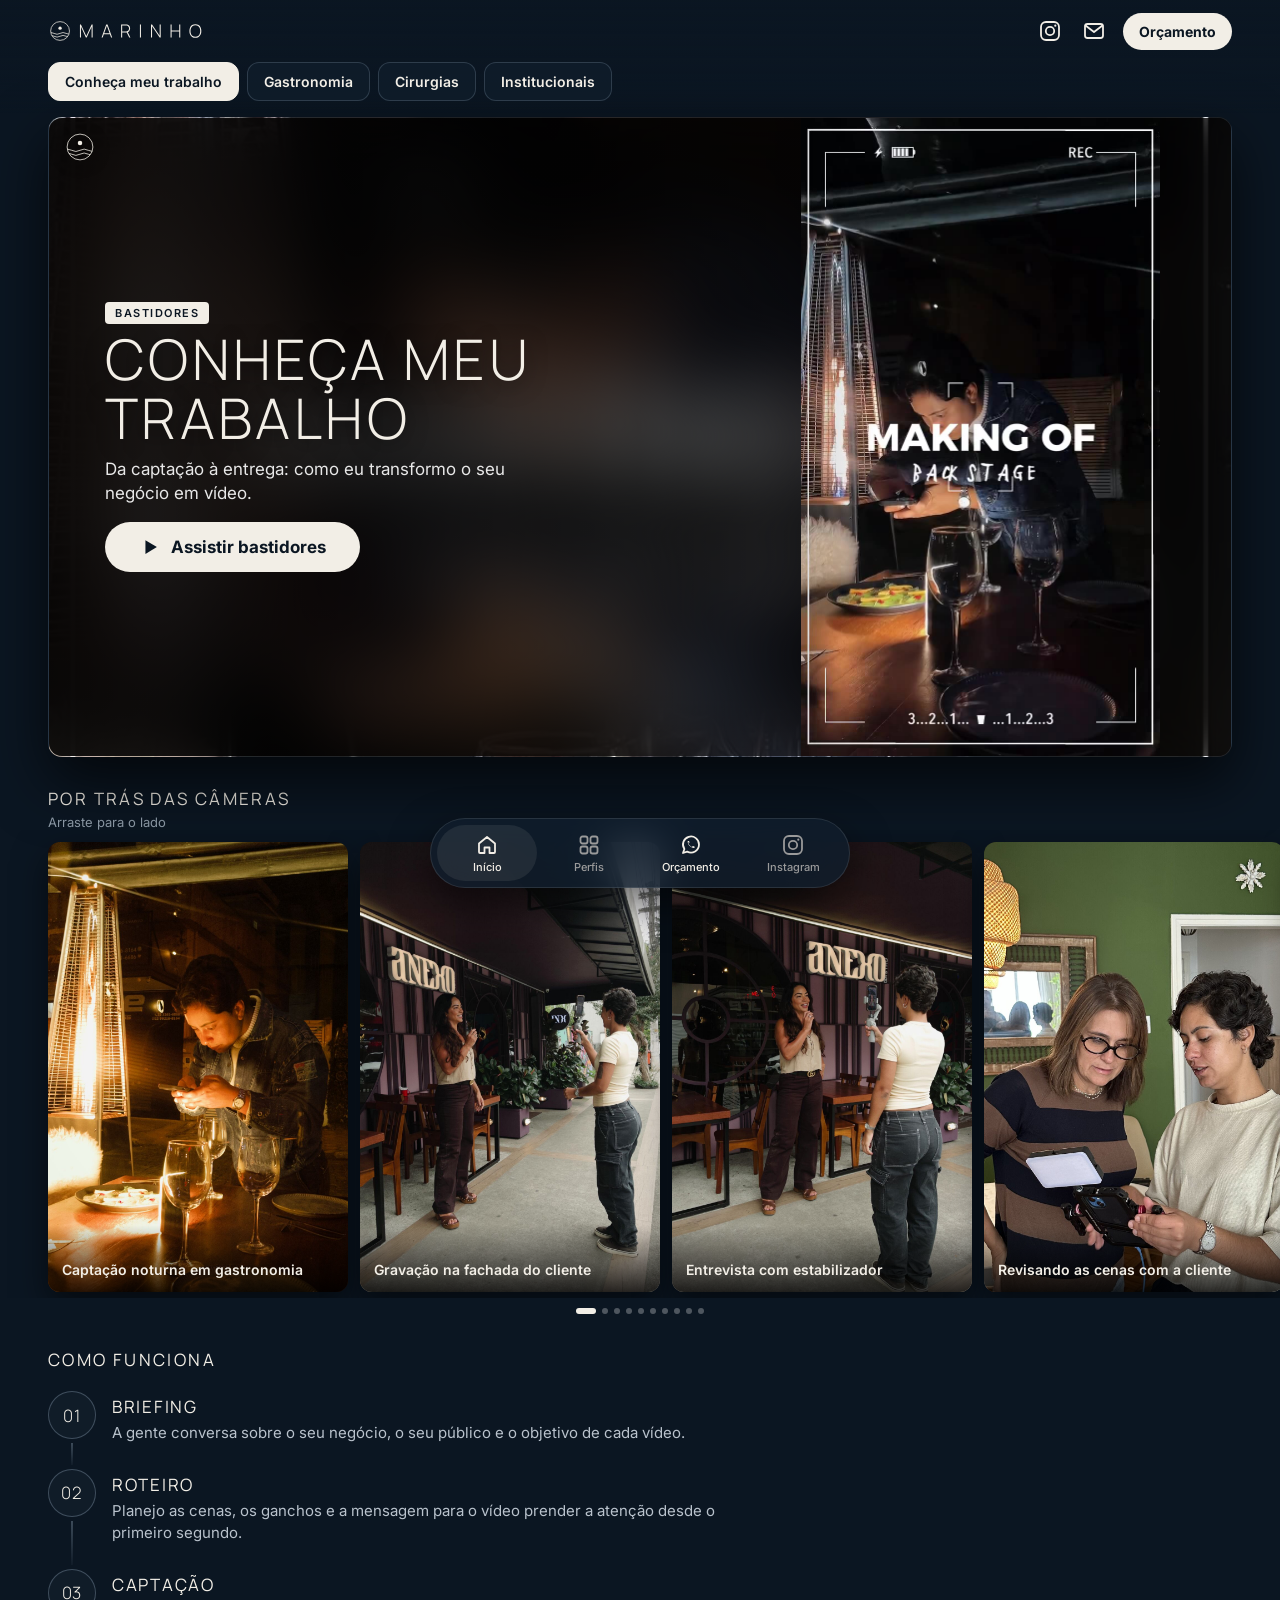
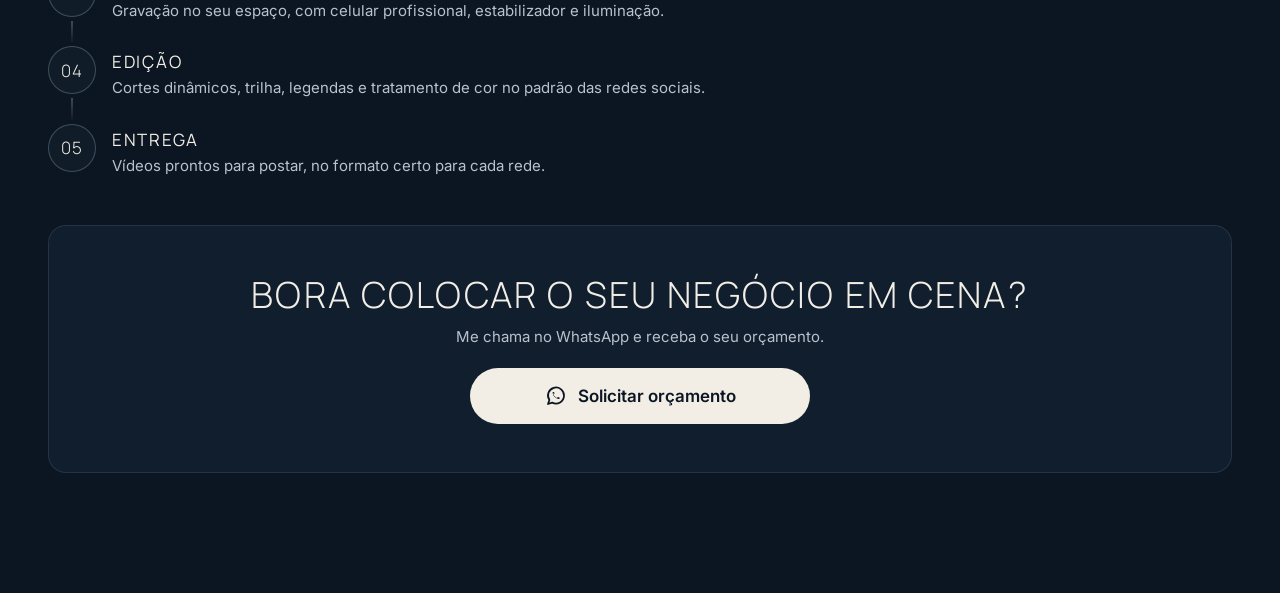
<file: trabalho.html>
<!DOCTYPE html>
<html lang="pt-BR">
<head>
  <meta charset="UTF-8" />
  <meta name="viewport" content="width=device-width, initial-scale=1, viewport-fit=cover" />
  <meta name="theme-color" content="#0B1622" />
  <title>Marinho | Conheça meu trabalho</title>
  <meta name="description" content="Como funciona o trabalho de Marinho: do briefing à entrega dos vídeos." />

  <link rel="icon" type="image/png" sizes="32x32" href="assets/brand/favicon-32.png" />
  <link rel="apple-touch-icon" href="assets/brand/apple-touch-icon.png" />

  <!-- Prévia ao compartilhar o link (WhatsApp, Instagram, etc.) -->
  <meta property="og:type" content="website" />
  <meta property="og:site_name" content="Marinho" />
  <meta property="og:title" content="Marinho | Conheça meu trabalho" />
  <meta property="og:description" content="Como funciona o trabalho de Marinho: do briefing à entrega dos vídeos." />
  <meta property="og:url" content="https://dev-marinho.github.io/Marinhoflix/trabalho.html" />
  <meta property="og:image" content="https://dev-marinho.github.io/Marinhoflix/assets/brand/compartilhar.jpg" />
  <meta property="og:image:width" content="1200" />
  <meta property="og:image:height" content="630" />
  <meta name="twitter:card" content="summary_large_image" />

  <link rel="preconnect" href="https://fonts.googleapis.com" />
  <link rel="preconnect" href="https://fonts.gstatic.com" crossorigin />
  <link href="https://fonts.googleapis.com/css2?family=Manrope:wght@200;300;400;600&family=Inter:wght@400;500;600;700&display=swap" rel="stylesheet" />
  <link rel="stylesheet" href="css/style.css?v=202611241611" />
  <link rel="stylesheet" href="css/perfil.css?v=202611241611" />
  <link rel="stylesheet" href="css/trabalho.css?v=202611241611" />
</head>
<body class="page">

  <!-- ============ TOPO ============ -->
  <header class="topbar" id="topbar">
    <div class="topbar__row">
      <a class="topbar__logo" href="index.html#perfis" aria-label="Marinho: voltar para os perfis"><img src="assets/brand/logo-site-areia.svg" alt="Marinho" /></a>

      <div class="topbar__actions">
        <a class="icon-btn" id="btn-instagram" data-instagram target="_blank" rel="noopener" aria-label="Instagram">
          <svg viewBox="0 0 24 24"><rect x="3" y="3" width="18" height="18" rx="5"/><circle cx="12" cy="12" r="4.2"/><circle cx="17.3" cy="6.7" r="1.1" class="fill"/></svg>
        </a>
        <button class="icon-btn" id="btn-email" type="button" aria-label="Copiar e-mail">
          <svg viewBox="0 0 24 24"><rect x="3" y="5" width="18" height="14" rx="2.5"/><path d="M3.5 6.5 12 13l8.5-6.5"/></svg>
        </button>
        <a class="btn-quote" id="btn-orcamento" data-quote target="_blank" rel="noopener">Orçamento</a>
      </div>
    </div>

    <nav class="chips" id="chips" aria-label="Áreas"></nav>
  </header>

  <main class="content" id="content">
    <!-- ============ VÍDEO DE BASTIDORES ============ -->
    <section class="hero" id="hero">
      <div class="hero__card">
        <video class="hero__video" id="hero-video" muted loop playsinline autoplay preload="auto"></video>
        <div class="hero__shade"></div>
        <span class="hero__badge" aria-hidden="true"></span>
        <div class="hero__info">
          <span class="hero__kicker">Bastidores</span>
          <h1 class="hero__title" id="hero-title"></h1>
          <p class="hero__desc" id="hero-desc"></p>
          <button class="btn-play" id="hero-play" type="button">
            <svg viewBox="0 0 24 24"><path d="M7 4.5v15l12.5-7.5z"/></svg>
            Assistir bastidores
          </button>
        </div>
      </div>
    </section>

    <!-- ============ FOTOS DE BASTIDORES ============ -->
    <section class="row">
      <h2 class="row__title">Por trás das câmeras</h2>
      <p class="row__sub">Arraste para o lado</p>
      <div class="row__track gallery" id="gallery"></div>
      <div class="dots" id="gallery-dots" aria-hidden="true"></div>
    </section>

    <!-- ============ COMO FUNCIONA ============ -->
    <section class="steps">
      <h2 class="row__title">Como funciona</h2>
      <ol class="steps__list" id="steps"></ol>
    </section>

    <!-- ============ CHAMADA FINAL ============ -->
    <section class="cta">
      <h2 class="cta__title">Bora colocar o seu negócio em cena?</h2>
      <p class="cta__text">Me chama no WhatsApp e receba o seu orçamento.</p>
      <a class="btn-cta" data-quote target="_blank" rel="noopener">
        <svg viewBox="0 0 24 24"><path d="M20 11.6a8 8 0 0 1-11.8 7L4 20l1.4-4A8 8 0 1 1 20 11.6z"/><path d="M9.2 9.3c.3 1.9 1.6 3.6 3.6 4.6l1.1-1 1.6.7v1.3c-3.6.4-7.2-3.2-6.8-6.8h1.3l.7 1.6z" class="fill"/></svg>
        Solicitar orçamento
      </a>
    </section>
  </main>

  <!-- ============ BARRA FLUTUANTE ============ -->
  <nav class="dock" aria-label="Navegação">
    <button class="dock__item is-active" id="dock-home" type="button">
      <svg viewBox="0 0 24 24"><path d="M4 10.5 12 4l8 6.5V19a1 1 0 0 1-1 1h-4.5v-5.5h-5V20H5a1 1 0 0 1-1-1z"/></svg>
      <span>Início</span>
    </button>
    <a class="dock__item" href="index.html#perfis">
      <svg viewBox="0 0 24 24"><rect x="3.5" y="3.5" width="7" height="7" rx="2"/><rect x="13.5" y="3.5" width="7" height="7" rx="2"/><rect x="3.5" y="13.5" width="7" height="7" rx="2"/><rect x="13.5" y="13.5" width="7" height="7" rx="2"/></svg>
      <span>Perfis</span>
    </a>
    <a class="dock__item dock__item--accent" id="dock-orcamento" data-quote target="_blank" rel="noopener">
      <svg viewBox="0 0 24 24"><path d="M20 11.6a8 8 0 0 1-11.8 7L4 20l1.4-4A8 8 0 1 1 20 11.6z"/><path d="M9.2 9.3c.3 1.9 1.6 3.6 3.6 4.6l1.1-1 1.6.7v1.3c-3.6.4-7.2-3.2-6.8-6.8h1.3l.7 1.6z" class="fill"/></svg>
      <span>Orçamento</span>
    </a>
    <a class="dock__item" id="dock-instagram" data-instagram target="_blank" rel="noopener">
      <svg viewBox="0 0 24 24"><rect x="3" y="3" width="18" height="18" rx="5"/><circle cx="12" cy="12" r="4.2"/><circle cx="17.3" cy="6.7" r="1.1" class="fill"/></svg>
      <span>Instagram</span>
    </a>
  </nav>

  <!-- ============ PLAYER EM TELA CHEIA ============ -->
  <div class="player" id="player" aria-hidden="true" role="dialog" aria-label="Player de vídeo">
    <video class="player__video" id="player-video" playsinline controls preload="auto"></video>
    <button class="player__close" id="player-close" type="button" aria-label="Fechar">
      <svg viewBox="0 0 24 24"><path d="M6 6l12 12M18 6 6 18"/></svg>
    </button>
    <p class="player__title" id="player-title"></p>
  </div>

  <div class="toast" id="toast" role="status" aria-live="polite"></div>

  <script src="js/data.js?v=202611241611"></script>
  <script src="js/common.js?v=202611241611"></script>
  <script src="js/trabalho.js?v=202611241611"></script>
</body>
</html>
</file>
<file: css/style.css>
/* ==========================================================
   MARINHO — Portfólio (estilo streaming)
   ========================================================== */
:root {
  /* Identidade Marinho · Horizonte */
  --abismo: #0B1622;
  --oceano: #1E4D7A;
  --bruma: #9FB4C7;
  --areia: #F2EEE6;

  --blue: var(--oceano);       /* destaque (fundos de botões e selos) */
  --blue-light: var(--bruma);  /* destaque sobre fundo escuro */
  --blue-dark: var(--abismo);
  --bg: var(--abismo);
  --panel: #101E2D;
  --text: var(--areia);
  --muted: #8E9BA8;

  --font-display: "Manrope", "Inter", sans-serif;
  --font: "Inter", -apple-system, BlinkMacSystemFont, "Segoe UI", Roboto, sans-serif;

  --safe-top: env(safe-area-inset-top, 0px);
  --safe-bottom: env(safe-area-inset-bottom, 0px);
}

*,
*::before,
*::after { box-sizing: border-box; margin: 0; padding: 0; }

html, body {
  height: 100%;
  background: var(--bg);
  color: var(--text);
  font-family: var(--font);
  -webkit-font-smoothing: antialiased;
  -webkit-tap-highlight-color: transparent;
}
body { overflow: hidden; }

button { font: inherit; color: inherit; background: none; border: 0; cursor: pointer; }
ul { list-style: none; }

/* ---------- Telas ---------- */
.screen {
  position: fixed;
  inset: 0;
  opacity: 0;
  visibility: hidden;
  transition: opacity 0.6s ease, visibility 0s linear 0.6s;
}
.screen.is-active {
  opacity: 1;
  visibility: visible;
  transition: opacity 0.6s ease;
}

/* ==========================================================
   1. ABERTURA  —  o símbolo se desenha e a escrita aparece
   ========================================================== */
.intro { display: grid; place-items: center; background: var(--abismo); overflow: hidden; }

.mark { display: flex; flex-direction: column; align-items: center; gap: 30px; will-change: transform, opacity; }
.mark__sym { width: clamp(110px, 32vw, 170px); height: auto; overflow: visible; }
.mark__sym .ring, .mark__sym .wave { fill: none; stroke: var(--areia); stroke-width: 2.4; stroke-linecap: round; }
.mark__sym .ring { stroke-dasharray: 271; stroke-dashoffset: 271; transform: rotate(-90deg); transform-origin: 50px 50px; }
.mark__sym .wave { stroke-dasharray: 130; stroke-dashoffset: 130; }
.mark__sym .sun { fill: var(--areia); opacity: 0; transform: translateY(16px); transform-box: fill-box; transform-origin: center; }
.mark__word { width: clamp(220px, 64vw, 380px); height: auto; opacity: 0; letter-spacing: 0; }
.mark__tag { font-family: var(--font); font-weight: 500; font-size: clamp(10px, 2.6vw, 13px); letter-spacing: .42em; color: var(--bruma); opacity: 0; margin-top: -14px; padding-left: .42em; }

.intro.play .ring { animation: draw 1s cubic-bezier(.65,0,.35,1) .1s forwards; }
.intro.play .sun { animation: sunrise .8s cubic-bezier(.16,1,.3,1) .3s forwards; }
.intro.play .wave--1 { animation: draw .9s cubic-bezier(.65,0,.35,1) .55s forwards; }
.intro.play .wave--2 { animation: draw .9s cubic-bezier(.65,0,.35,1) .72s forwards; }
.intro.play .mark__word { animation: wordIn 1.1s cubic-bezier(.16,1,.3,1) 1.05s forwards; }
.intro.play .mark__tag { animation: tagIn .9s ease 1.55s forwards; }
.intro.play .mark { animation: markOut .9s cubic-bezier(.7,0,.84,0) 2.8s forwards; }

@keyframes draw { to { stroke-dashoffset: 0; } }
@keyframes sunrise { to { opacity: 1; transform: translateY(0); } }
@keyframes wordIn { from { opacity: 0; transform: scaleX(1.18); filter: blur(6px); } to { opacity: 1; transform: none; filter: blur(0); } }
@keyframes tagIn { to { opacity: .9; } }
@keyframes markOut { to { opacity: 0; transform: scale(1.06); filter: blur(4px); } }

.intro.reduced .ring, .intro.reduced .wave { stroke-dashoffset: 0; animation: none; }
.intro.reduced .sun, .intro.reduced .mark__word, .intro.reduced .mark__tag { opacity: 1; transform: none; animation: none; }

/* ==========================================================
   2. QUAL O SEU NEGÓCIO?
   ========================================================== */
.profiles {
  background: var(--bg);
  overflow-y: auto;
  overflow-x: hidden;
  -webkit-overflow-scrolling: touch;
}

.profiles__hero {
  position: relative;
  height: 56vh;
  height: 56svh;
  min-height: 380px;
  max-height: 760px;
}

.profiles__bg { position: absolute; inset: 0; overflow: hidden; }
.profiles__bg video,
.profiles__bg img { width: 100%; height: 100%; object-fit: cover; display: block; }

/* fundo de exemplo enquanto não há vídeo/foto */
.profiles__bg.is-placeholder {
  background:
    radial-gradient(90% 55% at 72% 22%, rgba(159, 180, 199, 0.25), transparent 62%),
    radial-gradient(70% 50% at 12% 70%, rgba(159, 180, 199, 0.19), transparent 65%),
    linear-gradient(180deg, #0a1424 0%, #04070d 100%);
}
.profiles__bg.is-placeholder::before {
  /* linhas de "luz de estúdio" */
  content: "";
  position: absolute;
  inset: -20%;
  background: repeating-linear-gradient(115deg, transparent 0 46px, rgba(159, 180, 199, 0.04) 46px 48px);
  animation: drift 18s linear infinite;
}
@keyframes drift { to { transform: translateX(96px); } }

.profiles__shade {
  position: absolute;
  inset: 0;
  background: linear-gradient(
    180deg,
    rgba(11, 22, 34, 0.5) 0%,
    rgba(11, 22, 34, 0) 22%,
    rgba(11, 22, 34, 0.12) 42%,
    rgba(11, 22, 34, 0.78) 72%,
    var(--abismo) 100%
  );
}

.profiles__feature {
  position: absolute;
  left: 0;
  right: 0;
  bottom: 56px;
  padding: 0 24px;
  text-align: center;
}
/* Marca (logo vertical) */
.profiles__logo { margin: 0; line-height: 0; }
.profiles__logo img { width: clamp(190px, 56vw, 300px); height: auto; filter: drop-shadow(0 4px 18px rgba(0, 0, 0, 0.55)); }
.profiles__line {
  display: block;
  width: 40px;
  height: 1px;
  margin: 18px auto 14px;
  background: var(--bruma);
  opacity: .7;
}
.profiles__sub {
  margin: 0 auto;
  max-width: 300px;
  font-size: 15px;
  font-weight: 500;
  line-height: 1.5;
  letter-spacing: 0.01em;
  color: rgba(242, 238, 230, 0.9);
  text-shadow: 0 2px 12px rgba(0, 0, 0, 0.8);
}

/* painel escuro com topo curvo */
.profiles__panel {
  position: relative;
  z-index: 3;
  margin-top: -40px;
  padding: 34px 18px calc(48px + var(--safe-bottom));
  background: var(--panel);
  border-radius: 50% 50% 0 0 / 38px 38px 0 0;
  min-height: calc(38vh + 40px);
  min-height: calc(38svh + 40px);
}
.profiles__question {
  text-align: center;
  font-size: 17px;
  font-weight: 500;
  color: var(--muted);
  margin-bottom: 22px;
}

.profiles__grid {
  display: flex;
  flex-wrap: wrap;
  justify-content: center;
  gap: 20px 16px;
  max-width: 400px; /* 3 perfis lado a lado */
  margin: 0 auto;
}
.profiles__grid li { width: min(26vw, 116px); }

.profile {
  display: flex;
  flex-direction: column;
  align-items: center;
  gap: 10px;
  width: 100%;
}
.profile__tile {
  position: relative;
  display: block;
  width: 100%;
  aspect-ratio: 1;
  border-radius: 10px;
  overflow: hidden;
  background: linear-gradient(160deg, var(--c1) 0%, var(--c2) 100%);
  border: 1px solid rgba(159, 180, 199, 0.18);
  outline: 3px solid transparent;
  outline-offset: 3px;
  transition: transform 0.2s ease, outline-color 0.2s ease, box-shadow 0.2s ease;
}
/* leve granulado, como os avatares de streaming */
.profile__tile::after {
  content: "";
  position: absolute;
  inset: 0;
  background-image: url("data:image/svg+xml,%3Csvg xmlns='http://www.w3.org/2000/svg' width='120' height='120'%3E%3Cfilter id='n'%3E%3CfeTurbulence type='fractalNoise' baseFrequency='.9' numOctaves='2'/%3E%3C/filter%3E%3Crect width='100%25' height='100%25' filter='url(%23n)' opacity='.5'/%3E%3C/svg%3E");
  mix-blend-mode: overlay;
  opacity: 0.18;
  pointer-events: none;
}
.profile__tile svg { position: absolute; inset: 0; width: 100%; height: 100%; }
.profile__name { font-size: 14px; font-weight: 500; letter-spacing: .04em; color: #D9D6CF; transition: color 0.2s; }

.profile:hover .profile__tile,
.profile:focus-visible .profile__tile { outline-color: var(--areia); }
.profile:hover .profile__name,
.profile:focus-visible .profile__name { color: #fff; }
.profile:focus-visible { outline: none; }
.profile:active .profile__tile { transform: scale(0.94); }
.profile.is-picked .profile__tile {
  transform: scale(0.94);
  box-shadow: 0 0 0 4px rgba(159, 180, 199, 0.19), 0 0 34px rgba(159, 180, 199, 0.33);
}

/* "Não achou o seu perfil?" */
.profiles__cta {
  max-width: 360px;
  margin: 26px auto 0;
  padding-top: 20px;
  border-top: 1px solid rgba(255, 255, 255, 0.08);
  text-align: center;
}
.profiles__cta-text {
  margin-bottom: 14px;
  font-size: 14px;
  line-height: 1.4;
  color: var(--muted);
}
.profiles__cta-text span,
.profiles__cta-text strong { display: block; }
.profiles__cta-text strong {
  margin-top: 6px;
  font-family: var(--font-display);
  font-weight: 400;
  font-size: 21px;
  line-height: 1.2;
  letter-spacing: 0.08em;
  text-transform: uppercase;
  color: var(--areia);
}
.profiles__cta-btn {
  display: inline-flex;
  align-items: center;
  justify-content: center;
  gap: 10px;
  padding: 14px 24px;
  border-radius: 999px;
  border: 1px solid rgba(159, 180, 199, 0.5);
  background: transparent;
  color: var(--areia);
  font-size: 15px;
  font-weight: 700;
  text-decoration: none;
  transition: transform 0.15s, background 0.2s, box-shadow 0.2s;
}
.profiles__cta-btn svg {
  width: 22px;
  height: 22px;
  fill: none;
  stroke: var(--bruma);
  stroke-width: 1.8;
  stroke-linecap: round;
  stroke-linejoin: round;
}
.profiles__cta-btn svg .fill { fill: var(--bruma); stroke: none; }
.profiles__cta-btn:hover { background: rgba(159, 180, 199, 0.1); }
.profiles__cta-btn:active { transform: scale(0.96); }

/* entrada suave da tela */
.profiles.is-entering .profiles__feature { animation: fadeUp 0.9s cubic-bezier(0.16, 1, 0.3, 1) 0.1s both; }
.profiles.is-entering .profiles__question { animation: fadeUp 0.7s ease 0.35s both; }
.profiles.is-entering .profiles__cta { animation: fadeUp 0.7s ease 0.75s both; }
.profiles.is-entering .profiles__grid li {
  animation: fadeUp 0.6s cubic-bezier(0.16, 1, 0.3, 1) both;
  animation-delay: calc(0.45s + var(--i) * 0.07s);
}
@keyframes fadeUp {
  from { opacity: 0; transform: translateY(18px); }
  to { opacity: 1; transform: none; }
}

/* ---------- Computador ---------- */
@media (min-width: 760px) {
  /* vídeo vertical no centro + versão desfocada preenchendo as laterais */
  .profiles__bg.has-video { background-position: center; background-size: cover; }
  .profiles__bg.has-video::after {
    content: "";
    position: absolute;
    inset: -60px;
    background: inherit;
    filter: blur(36px) brightness(0.45) saturate(1.2);
  }
  .profiles__bg.has-video video {
    position: relative;
    z-index: 1;
    width: auto;
    height: 100%;
    aspect-ratio: 9 / 16;
    margin: 0 auto;
    -webkit-mask-image: linear-gradient(90deg, transparent, #000 18%, #000 82%, transparent);
    mask-image: linear-gradient(90deg, transparent, #000 18%, #000 82%, transparent);
  }
  .profiles__shade { z-index: 1; }
  .profiles__feature { z-index: 2; }
  .profiles__hero { height: 54vh; }
  .profiles__feature { bottom: 80px; }
  .profiles__panel {
    max-width: 880px;
    margin: -48px auto 0;
    border-radius: 50% 50% 0 0 / 48px 48px 0 0;
  }
  .profiles__grid { max-width: none; gap: 28px; }
  .profiles__grid li { width: 132px; }
  .profiles__question { font-size: 20px; margin-bottom: 30px; }
}

/* ==========================================================
   TOAST
   ========================================================== */
.toast {
  position: fixed;
  left: 50%;
  bottom: calc(28px + var(--safe-bottom));
  z-index: 50;
  max-width: calc(100% - 32px);
  padding: 14px 20px;
  border-radius: 14px;
  background: rgba(16, 30, 45, 0.94);
  border: 1px solid rgba(159, 180, 199, 0.19);
  backdrop-filter: blur(12px);
  -webkit-backdrop-filter: blur(12px);
  box-shadow: 0 12px 30px rgba(0, 0, 0, 0.5);
  font-size: 14px;
  font-weight: 500;
  white-space: nowrap;
  opacity: 0;
  transform: translate(-50%, 16px);
  pointer-events: none;
  transition: opacity 0.3s ease, transform 0.3s ease;
}
.toast.is-visible { opacity: 1; transform: translate(-50%, 0); }

@media (prefers-reduced-motion: reduce) {
  *, *::before, *::after { animation-duration: 0.01ms !important; animation-iteration-count: 1 !important; transition-duration: 0.01ms !important; }
}
</file>
<file: css/perfil.css>
/* ==========================================================
   PÁGINA DO PERFIL (estilo streaming)
   ========================================================== */
body.page {
  overflow-x: hidden;
  overflow-y: auto;
  background: var(--bg);
}

svg { fill: none; stroke: currentColor; stroke-width: 1.8; stroke-linecap: round; stroke-linejoin: round; }
svg .fill { fill: currentColor; stroke: none; }
a { color: inherit; text-decoration: none; }

/* ---------- TOPO ---------- */
.topbar {
  position: fixed;
  top: 0;
  left: 0;
  right: 0;
  z-index: 30;
  padding-top: calc(var(--safe-top) + 6px);
  background: linear-gradient(180deg, rgba(11, 22, 34, 0.95) 0%, rgba(11, 22, 34, 0.65) 70%, rgba(11, 22, 34, 0) 100%);
  transition: background 0.3s ease;
}
.topbar.is-solid {
  background: rgba(11, 22, 34, 0.86);
  backdrop-filter: blur(18px) saturate(1.4);
  -webkit-backdrop-filter: blur(18px) saturate(1.4);
}
.topbar__row {
  display: flex;
  align-items: center;
  justify-content: space-between;
  height: 50px;
  padding: 0 12px 0 16px;
}
.topbar__logo { display: block; line-height: 0; }
.topbar__logo img { height: 20px; width: auto; }
@media (min-width: 760px) { .topbar__logo img { height: 24px; } }
.topbar__actions { display: flex; align-items: center; gap: 2px; }

.icon-btn {
  display: grid;
  place-items: center;
  width: 42px;
  height: 42px;
  border-radius: 50%;
  color: var(--areia);
  transition: background 0.2s;
}
.icon-btn:active { background: rgba(255, 255, 255, 0.12); }
.icon-btn svg { width: 24px; height: 24px; }

.btn-quote {
  margin-left: 6px;
  padding: 10px 16px;
  border-radius: 999px;
  background: var(--areia);
  color: var(--abismo);
  font-size: 14px;
  font-weight: 700;
  transition: transform 0.15s, box-shadow 0.2s;
}
.btn-quote:active { transform: scale(0.95); }

/* chips de áreas */
.chips {
  display: flex;
  gap: 8px;
  overflow-x: auto;
  padding: 6px 16px 12px;
  scrollbar-width: none;
}
.chips::-webkit-scrollbar { display: none; }
.chip {
  flex: none;
  padding: 10px 16px;
  border-radius: 12px;
  border: 1px solid rgba(159, 180, 199, 0.22);
  background: rgba(16, 30, 45, 0.7);
  font-size: 14px;
  font-weight: 600;
  white-space: nowrap;
  transition: background 0.2s, border-color 0.2s, color 0.2s, transform 0.15s;
}
.chip:active { transform: scale(0.96); }
.chip.is-active { background: var(--areia); border-color: var(--areia); color: var(--abismo); }
.chip--work { border-color: rgba(159, 180, 199, 0.45); color: var(--bruma); }

/* ---------- CONTEÚDO ---------- */
.content {
  padding-top: calc(var(--top-h, 120px) + 4px);
  padding-bottom: calc(120px + var(--safe-bottom));
  transition: opacity 0.25s ease;
}
.content.is-switching { opacity: 0; }

/* ---------- DESTAQUE ---------- */
.hero { padding: 0 16px; }
.hero__card {
  position: relative;
  overflow: hidden;
  width: 100%;
  aspect-ratio: 4 / 5;
  border-radius: 14px;
  background: var(--panel) center / cover no-repeat;
  border: 1px solid rgba(159, 180, 199, 0.16);
  box-shadow: 0 24px 60px rgba(0, 0, 0, 0.7);
}
.hero__video {
  position: absolute;
  inset: 0;
  width: 100%;
  height: 100%;
  object-fit: cover;
}
.hero__shade {
  position: absolute;
  inset: 0;
  background: linear-gradient(180deg, rgba(0, 0, 0, 0.25) 0%, rgba(0, 0, 0, 0) 20%, rgba(0, 0, 0, 0) 38%, rgba(0, 0, 0, 0.72) 60%, rgba(0, 0, 0, 0.94) 100%);
}
.hero__badge {
  position: absolute;
  top: 14px;
  left: 16px;
  width: 30px;
  height: 30px;
  background: url("../assets/brand/simbolo-areia.svg") center / contain no-repeat;
  filter: drop-shadow(0 2px 8px rgba(0, 0, 0, 0.5));
}
.hero__info {
  position: absolute;
  left: 0;
  right: 0;
  bottom: 0;
  padding: 0 20px 20px;
  text-align: center;
}
.hero__title {
  font-family: var(--font-display);
  font-weight: 300;
  font-size: clamp(30px, 8.6vw, 52px);
  line-height: 1.05;
  letter-spacing: 0.06em;
  text-transform: uppercase;
  text-shadow: 0 4px 20px rgba(0, 0, 0, 0.6);
}
.hero__desc {
  margin: 10px auto 16px;
  max-width: 380px;
  font-size: 15px;
  line-height: 1.4;
  color: #e8e8e8;
}
.btn-play {
  display: inline-flex;
  align-items: center;
  justify-content: center;
  gap: 10px;
  width: 100%;
  max-width: 320px;
  padding: 14px 20px;
  border-radius: 999px;
  background: var(--areia);
  color: var(--abismo);
  font-size: 17px;
  font-weight: 700;
  transition: transform 0.15s, background 0.2s;
}
.btn-play svg { width: 22px; height: 22px; fill: var(--abismo); stroke: none; }
.btn-play:active { transform: scale(0.97); background: #ddd8cd; }

/* ---------- FILEIRAS ---------- */
.row { padding-top: 30px; }
.row__title { padding: 0 16px; font-family: var(--font-display); font-size: 17px; font-weight: 400; letter-spacing: .14em; text-transform: uppercase; }
.row__sub { padding: 4px 16px 0; font-size: 13px; color: var(--muted); }
.row__track {
  display: flex;
  gap: 10px;
  overflow-x: auto;
  padding: 12px 16px 6px;
  scroll-snap-type: x mandatory;
  scroll-padding: 0 16px;
  scrollbar-width: none;
  -webkit-overflow-scrolling: touch;
}
.row__track::-webkit-scrollbar { display: none; }

.card {
  position: relative;
  flex: none;
  overflow: hidden;
  border-radius: 6px;
  background: var(--panel) center / cover no-repeat;
  scroll-snap-align: start;
  transition: transform 0.2s ease;
}
.card:active { transform: scale(0.97); }
.card__label {
  position: absolute;
  left: 0;
  right: 0;
  bottom: 0;
  padding: 26px 8px 8px;
  background: linear-gradient(180deg, rgba(0, 0, 0, 0), rgba(0, 0, 0, 0.85));
  font-size: 12px;
  font-weight: 600;
  line-height: 1.25;
  text-align: left;
}
.card__play {
  position: absolute;
  top: 8px;
  right: 8px;
  display: grid;
  place-items: center;
  width: 28px;
  height: 28px;
  border-radius: 50%;
  background: rgba(0, 0, 0, 0.55);
  border: 1px solid rgba(255, 255, 255, 0.5);
}
.card__play svg { width: 13px; height: 13px; margin-left: 2px; fill: #fff; stroke: none; }

/* Top 5 com números grandes */
.top-item {
  flex: none;
  display: flex;
  align-items: flex-end;
  scroll-snap-align: start;
}
.top-item__num {
  position: relative;
  z-index: 0;
  margin-right: -6px;
  font-family: var(--font-display);
  font-size: clamp(120px, 34vw, 180px);
  font-weight: 200;
  line-height: 0.74;
  letter-spacing: -0.04em;
  color: var(--bruma);
  opacity: .9;
  user-select: none;
}
.top-item .card {
  z-index: 1;
  width: min(31vw, 150px);
  aspect-ratio: 2 / 3;
  box-shadow: -6px 0 16px rgba(0, 0, 0, 0.6);
}

/* Aprovado e publicado */
.card--post {
  width: min(40vw, 180px);
  aspect-ratio: 9 / 16;
}
.card__tag {
  position: absolute;
  left: 50%;
  bottom: 0;
  transform: translateX(-50%);
  padding: 4px 10px;
  border-radius: 4px 4px 0 0;
  background: var(--areia);
  color: var(--abismo);
  font-size: 11px;
  font-weight: 800;
  white-space: nowrap;
}
.card__handle {
  position: absolute;
  left: 0;
  right: 0;
  bottom: 22px;
  display: flex;
  align-items: center;
  justify-content: center;
  gap: 5px;
  padding: 30px 6px 6px;
  background: linear-gradient(180deg, rgba(0, 0, 0, 0), rgba(0, 0, 0, 0.8));
  font-size: 11px;
  font-weight: 600;
  white-space: nowrap;
  overflow: hidden;
}
.card__handle svg { width: 13px; height: 13px; flex: none; }

/* ---------- BARRA FLUTUANTE ---------- */
.dock {
  position: fixed;
  left: 50%;
  bottom: calc(12px + var(--safe-bottom));
  z-index: 30;
  display: flex;
  gap: 2px;
  padding: 6px;
  transform: translateX(-50%);
  width: min(calc(100% - 28px), 420px);
  border-radius: 999px;
  background: rgba(16, 30, 45, 0.82);
  border: 1px solid rgba(255, 255, 255, 0.1);
  backdrop-filter: blur(20px) saturate(1.5);
  -webkit-backdrop-filter: blur(20px) saturate(1.5);
  box-shadow: 0 16px 40px rgba(0, 0, 0, 0.55);
}
.dock__item {
  flex: 1;
  display: flex;
  flex-direction: column;
  align-items: center;
  gap: 3px;
  padding: 8px 4px 7px;
  border-radius: 999px;
  color: #9a9a9a;
  font-size: 11px;
  font-weight: 500;
  transition: background 0.2s, color 0.2s;
}
.dock__item svg { width: 24px; height: 24px; }
.dock__item.is-active { color: var(--areia); background: rgba(242, 238, 230, 0.08); }
.dock__item--accent { color: var(--areia); }
.dock__item:active { background: rgba(255, 255, 255, 0.12); }

/* ---------- PLAYER ---------- */
.player {
  position: fixed;
  inset: 0;
  z-index: 100;
  display: grid;
  place-items: center;
  background: #000;
  opacity: 0;
  visibility: hidden;
  transition: opacity 0.25s ease, visibility 0s linear 0.25s;
}
.player.is-open { opacity: 1; visibility: visible; transition: opacity 0.25s ease; }
.player__video { width: 100%; height: 100%; object-fit: contain; background: #000; }
.player__close {
  position: absolute;
  top: calc(var(--safe-top) + 12px);
  right: 14px;
  display: grid;
  place-items: center;
  width: 44px;
  height: 44px;
  border-radius: 50%;
  background: rgba(40, 40, 40, 0.75);
  backdrop-filter: blur(10px);
  -webkit-backdrop-filter: blur(10px);
  color: #fff;
}
.player__close svg { width: 22px; height: 22px; stroke-width: 2.2; }
.player__title {
  position: absolute;
  top: calc(var(--safe-top) + 22px);
  left: 18px;
  right: 70px;
  font-size: 15px;
  font-weight: 600;
  text-shadow: 0 2px 8px rgba(0, 0, 0, 0.8);
  pointer-events: none;
}

/* ---------- COMPUTADOR ---------- */
@media (min-width: 900px) {
  .topbar__row, .chips { padding-left: 48px; padding-right: 48px; }
  .hero { padding: 0 48px; }
  .hero__card { aspect-ratio: auto; height: min(72vh, 640px); }
  .hero__card::before {
    /* fundo desfocado com a capa, para o vídeo vertical ficar à direita */
    content: "";
    position: absolute;
    inset: -40px;
    background: inherit;
    filter: blur(40px) brightness(0.55);
  }
  .hero__video {
    left: auto;
    right: 6%;
    width: auto;
    aspect-ratio: 9 / 16;
    border-radius: 0;
  }
  .hero__shade { background: linear-gradient(90deg, rgba(0, 0, 0, 0.85) 0%, rgba(0, 0, 0, 0.4) 50%, rgba(0, 0, 0, 0) 70%); }
  .hero__info { top: 0; right: 45%; display: flex; flex-direction: column; justify-content: center; align-items: flex-start; padding: 0 0 0 56px; text-align: left; }
  .hero__title { font-size: 56px; }
  .hero__desc { margin-left: 0; font-size: 17px; max-width: 460px; }
  .btn-play { width: auto; padding: 14px 34px; }
  .row__title, .row__sub { padding-left: 48px; }
  .row__track { padding-left: 48px; padding-right: 48px; scroll-padding: 0 48px; gap: 14px; }
  .player__video { height: 100%; width: auto; max-width: 100%; aspect-ratio: 9 / 16; }
}
</file>
<file: css/trabalho.css>
/* ==========================================================
   PÁGINA "CONHEÇA MEU TRABALHO"
   ========================================================== */
.hero__kicker {
  display: inline-block;
  margin-bottom: 6px;
  padding: 4px 10px;
  border-radius: 4px;
  background: var(--areia);
  color: var(--abismo);
  font-size: 11px;
  font-weight: 600;
  letter-spacing: 0.14em;
  text-transform: uppercase;
}

/* ---------- Fotos de bastidores ---------- */
.gallery { gap: 12px; }
.shot {
  position: relative;
  flex: none;
  width: min(74vw, 340px);
  aspect-ratio: 2 / 3;
  overflow: hidden;
  border-radius: 12px;
  background: #151515;
  scroll-snap-align: start;
  box-shadow: 0 14px 34px rgba(0, 0, 0, 0.55);
}
.shot img { width: 100%; height: 100%; object-fit: cover; display: block; }
.shot figcaption {
  position: absolute;
  left: 0;
  right: 0;
  bottom: 0;
  padding: 36px 14px 14px;
  background: linear-gradient(180deg, rgba(0, 0, 0, 0), rgba(0, 0, 0, 0.82));
  font-size: 14px;
  font-weight: 600;
}

.dots { display: flex; justify-content: center; gap: 6px; padding-top: 10px; }
.dots span {
  width: 6px;
  height: 6px;
  border-radius: 999px;
  background: rgba(255, 255, 255, 0.28);
  transition: width 0.25s ease, background 0.25s ease;
}
.dots span.is-active { width: 20px; background: var(--areia); }

/* ---------- Como funciona ---------- */
.steps { padding-top: 34px; }
.steps__list { list-style: none; padding: 16px 16px 0; }
.step {
  position: relative;
  display: flex;
  gap: 16px;
  padding-bottom: 24px;
}
/* linha que liga as etapas */
.step:not(:last-child)::before {
  content: "";
  position: absolute;
  left: 23px;
  top: 52px;
  bottom: 4px;
  width: 2px;
  background: linear-gradient(180deg, rgba(159, 180, 199, 0.33), rgba(159, 180, 199, 0.04));
}
.step__num {
  flex: none;
  display: grid;
  place-items: center;
  width: 48px;
  height: 48px;
  border-radius: 50%;
  border: 1.5px solid rgba(159, 180, 199, 0.33);
  background: rgba(159, 180, 199, 0.04);
  font-family: var(--font-display);
  font-weight: 300;
  font-size: 17px;
  letter-spacing: .04em;
  line-height: 1;
  color: var(--areia);
}
.step__body { padding-top: 4px; }
.step__title { font-family: var(--font-display); font-size: 17px; font-weight: 400; letter-spacing: .1em; text-transform: uppercase; margin-bottom: 4px; }
.step__text { font-size: 15px; line-height: 1.5; color: #B9C2CC; }

/* ---------- Chamada final ---------- */
.cta {
  margin: 16px 16px 0;
  padding: 30px 22px;
  border-radius: 18px;
  text-align: center;
  background:
    var(--panel);
  border: 1px solid rgba(159, 180, 199, 0.14);
}
.cta__title {
  font-family: var(--font-display);
  font-weight: 300;
  font-size: clamp(24px, 6.6vw, 36px);
  line-height: 1.15;
  letter-spacing: .06em;
  text-transform: uppercase;
}
.cta__text { margin: 12px 0 22px; font-size: 15px; color: #B9C2CC; }
.btn-cta {
  display: inline-flex;
  align-items: center;
  justify-content: center;
  gap: 10px;
  width: 100%;
  max-width: 340px;
  padding: 16px 22px;
  border-radius: 999px;
  background: var(--areia);
  color: var(--abismo);
  font-size: 17px;
  font-weight: 600;
  transition: transform 0.15s;
}
.btn-cta svg { width: 24px; height: 24px; }
.btn-cta:active { transform: scale(0.97); }

@media (min-width: 900px) {
  .steps__list { padding: 20px 48px 0; max-width: 820px; }
  .cta { margin: 24px 48px 0; padding: 48px; }
  .shot { width: 300px; }
}
</file>
